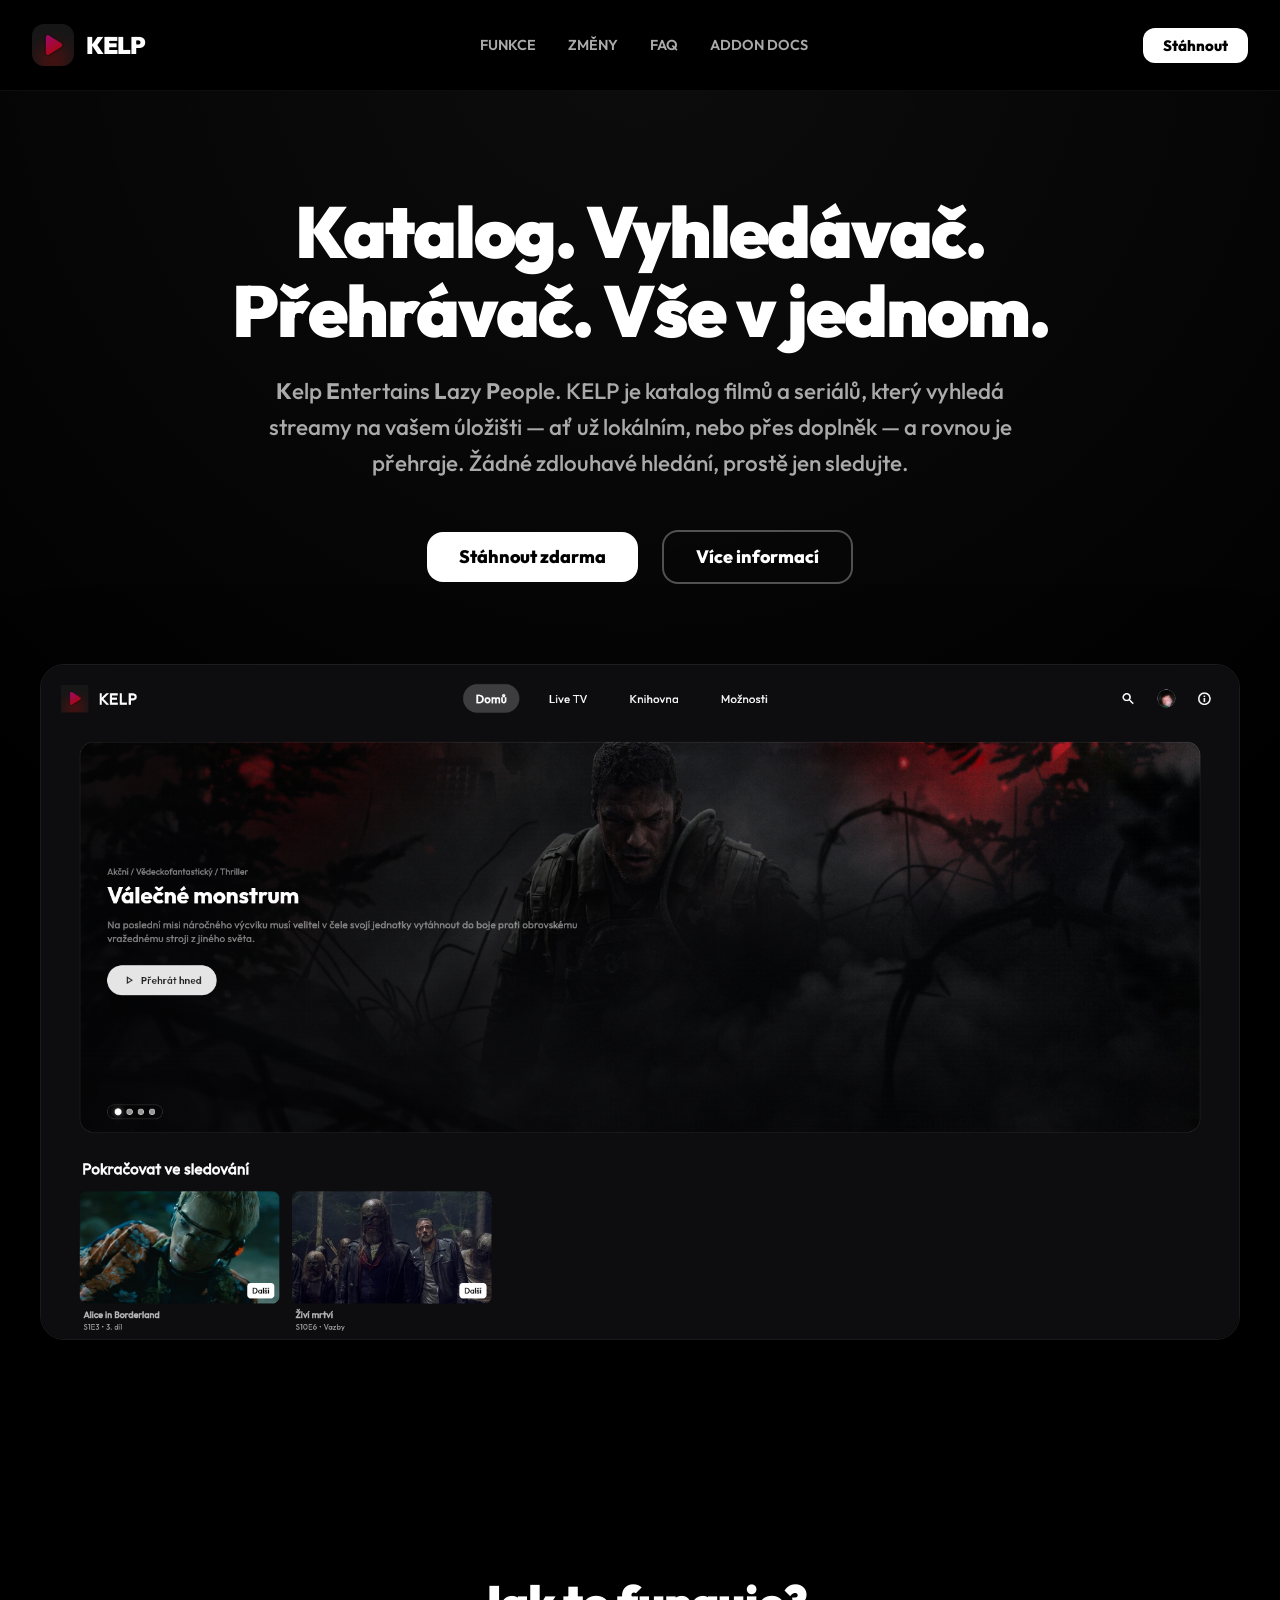
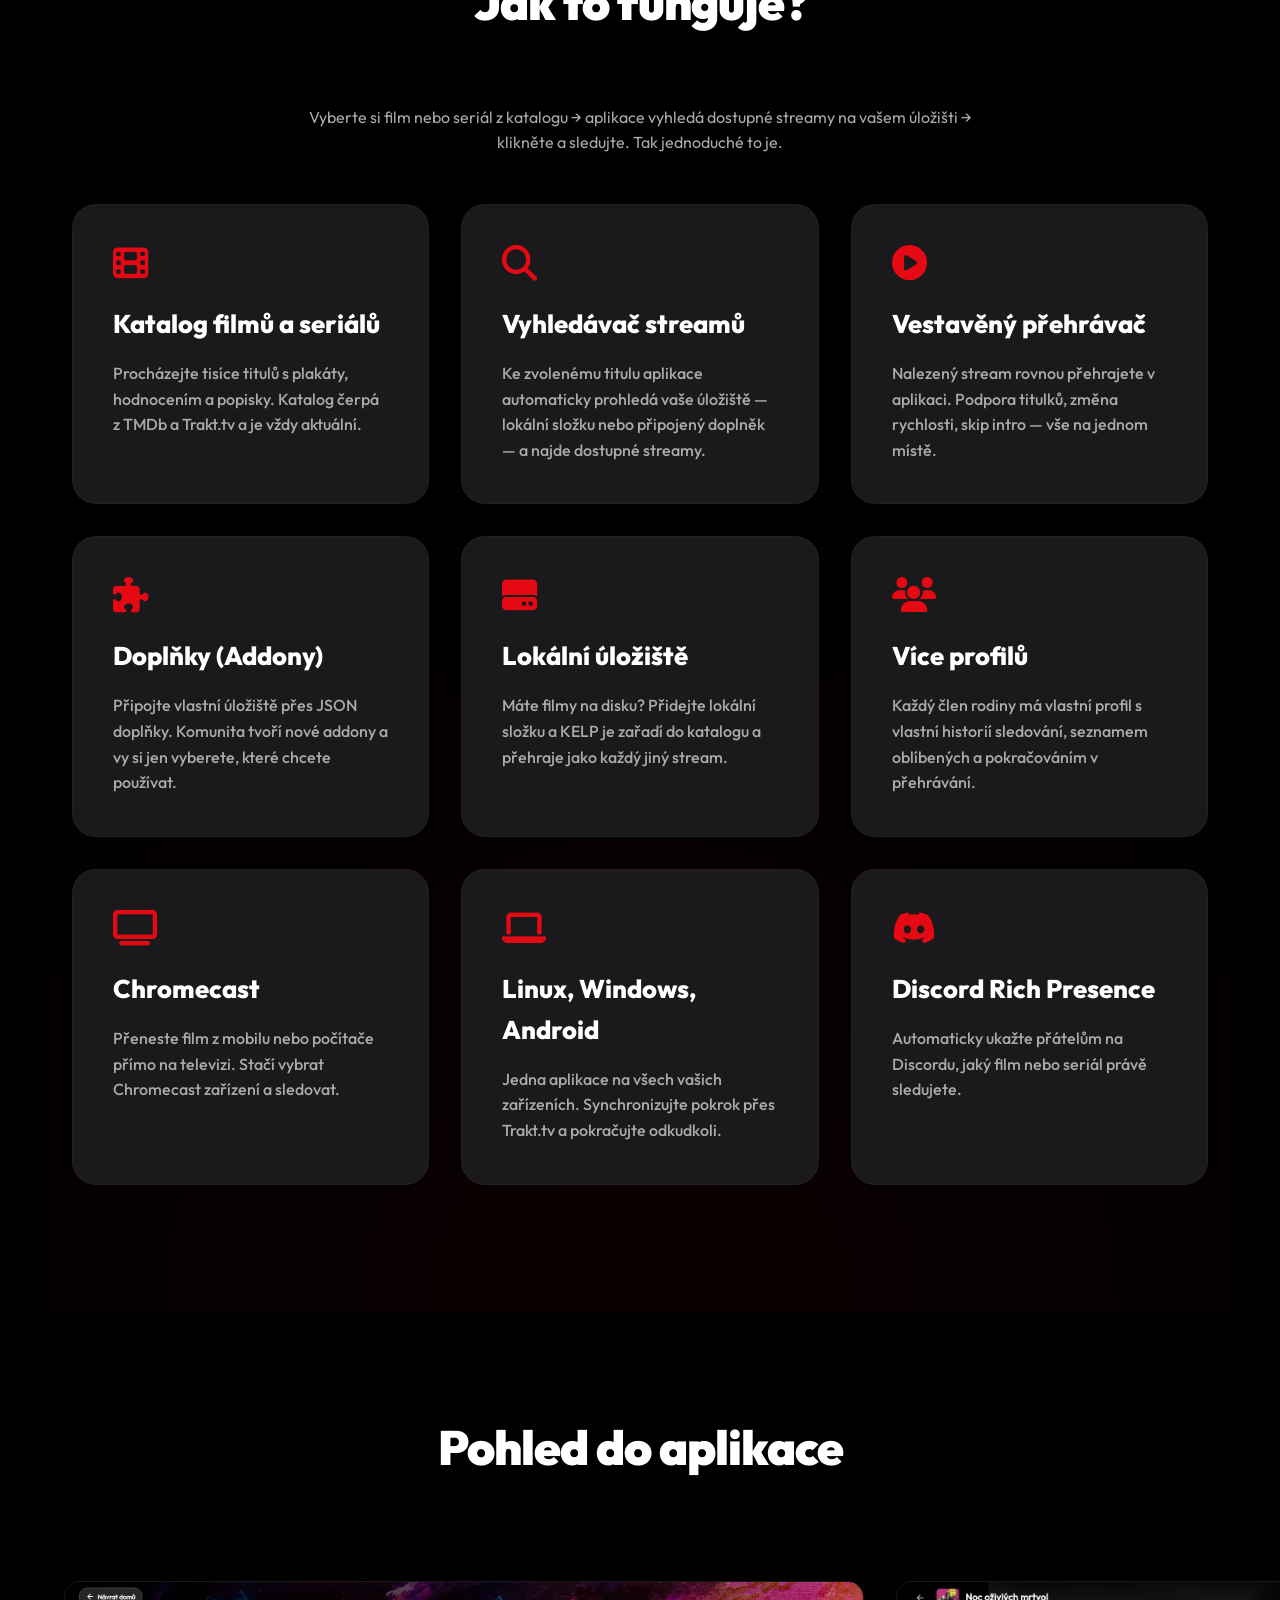
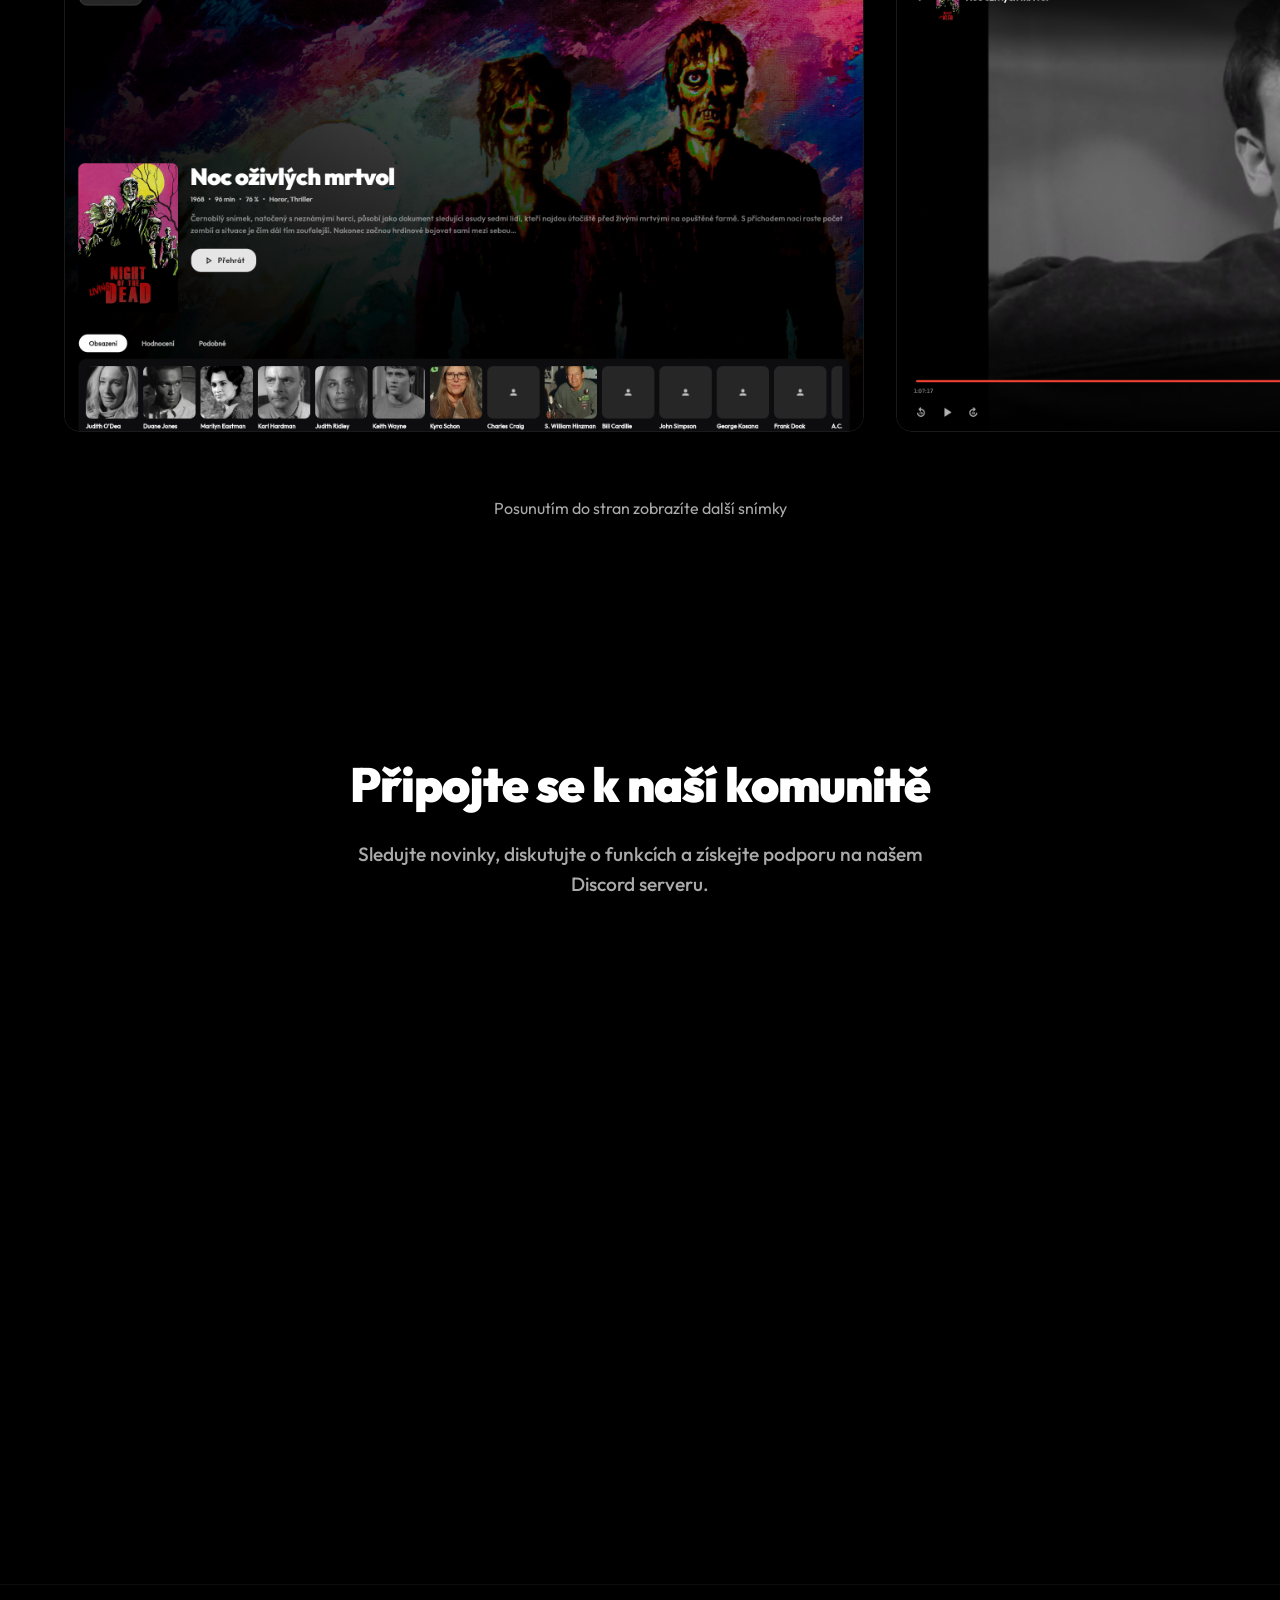
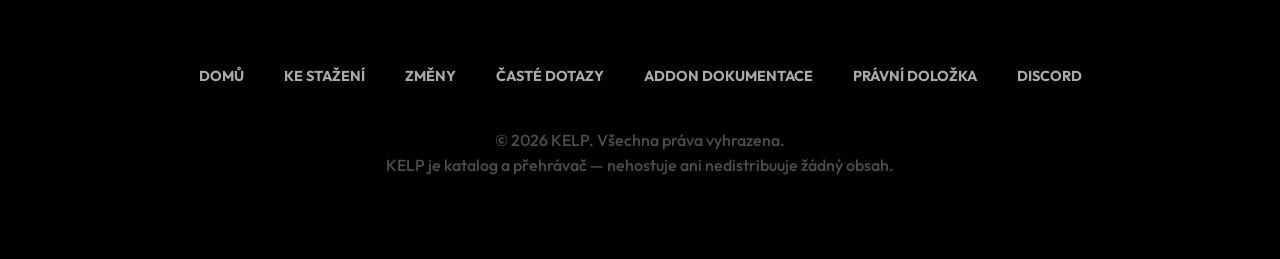
<file: index.html>
<!DOCTYPE html>
<html lang="cs">
<head>
    <meta charset="UTF-8">
    <meta name="viewport" content="width=device-width, initial-scale=1.0">
    <title>KELP | Katalog filmů, vyhledávač streamů a přehrávač</title>
    <link rel="stylesheet" href="style.css">
    <link rel="stylesheet" href="https://cdnjs.cloudflare.com/ajax/libs/font-awesome/6.4.0/css/all.min.css">
    <link rel="icon" type="image/png" href="assets/logo.png">
</head>
<body>

    <header>
        <a href="index.html" class="logo-container">
            <img src="assets/logo.png" alt="KELP Logo">
            <span>KELP</span>
        </a>
        <nav>
            <ul>
                <li><a href="#features">Funkce</a></li>
                <li><a href="download.html#changelog">Změny</a></li>
                <li><a href="faq.html">FAQ</a></li>
                <li><a href="addon-docs.html">Addon Docs</a></li>
            </ul>
        </nav>
        <a href="download.html" class="btn-download">Stáhnout</a>
    </header>

    <section class="hero">
        <h1>Katalog. Vyhledávač. <br>Přehrávač. <span style="color: var(--primary)">Vše v jednom.</span></h1>
        <p><strong>K</strong>elp <strong>E</strong>ntertains <strong>L</strong>azy <strong>P</strong>eople. KELP je katalog filmů a seriálů, který vyhledá streamy na vašem úložišti — ať už lokálním, nebo přes doplněk — a rovnou je přehraje. Žádné zdlouhavé hledání, prostě jen sledujte.</p>
        <div class="hero-btns">
            <a href="download.html" class="btn-primary">Stáhnout zdarma</a>
            <a href="#features" class="btn-secondary">Více informací</a>
        </div>
        
        <div class="hero-mockup">
            <img src="assets/screenshots/home_page.png" alt="KELP Hlavní obrazovka">
        </div>
    </section>

    <section class="features" id="features">
        <h2 class="section-title">Jak to funguje?</h2>
        <p style="text-align: center; max-width: 700px; margin: 0 auto 3rem; color: var(--on-surface-variant);">
            Vyberte si film nebo seriál z katalogu → aplikace vyhledá dostupné streamy na vašem úložišti → klikněte a sledujte. Tak jednoduché to je.
        </p>
        <div class="features-grid">
            <div class="feature-card">
                <i class="fas fa-film"></i>
                <h3>Katalog filmů a seriálů</h3>
                <p>Procházejte tisíce titulů s plakáty, hodnocením a popisky. Katalog čerpá z TMDb a Trakt.tv a je vždy aktuální.</p>
            </div>
            <div class="feature-card">
                <i class="fas fa-search"></i>
                <h3>Vyhledávač streamů</h3>
                <p>Ke zvolenému titulu aplikace automaticky prohledá vaše úložiště — lokální složku nebo připojený doplněk — a najde dostupné streamy.</p>
            </div>
            <div class="feature-card">
                <i class="fas fa-play-circle"></i>
                <h3>Vestavěný přehrávač</h3>
                <p>Nalezený stream rovnou přehrajete v aplikaci. Podpora titulků, změna rychlosti, skip intro — vše na jednom místě.</p>
            </div>
            <div class="feature-card">
                <i class="fas fa-puzzle-piece"></i>
                <h3>Doplňky (Addony)</h3>
                <p>Připojte vlastní úložiště přes JSON doplňky. Komunita tvoří nové addony a vy si jen vyberete, které chcete používat.</p>
            </div>
            <div class="feature-card">
                <i class="fas fa-hdd"></i>
                <h3>Lokální úložiště</h3>
                <p>Máte filmy na disku? Přidejte lokální složku a KELP je zařadí do katalogu a přehraje jako každý jiný stream.</p>
            </div>
            <div class="feature-card">
                <i class="fas fa-users"></i>
                <h3>Více profilů</h3>
                <p>Každý člen rodiny má vlastní profil s vlastní historií sledování, seznamem oblíbených a pokračováním v přehrávání.</p>
            </div>
            <div class="feature-card">
                <i class="fas fa-tv"></i>
                <h3>Chromecast</h3>
                <p>Přeneste film z mobilu nebo počítače přímo na televizi. Stačí vybrat Chromecast zařízení a sledovat.</p>
            </div>
            <div class="feature-card">
                <i class="fas fa-laptop"></i>
                <h3>Linux, Windows, Android</h3>
                <p>Jedna aplikace na všech vašich zařízeních. Synchronizujte pokrok přes Trakt.tv a pokračujte odkudkoli.</p>
            </div>
            <div class="feature-card">
                <i class="fab fa-discord"></i>
                <h3>Discord Rich Presence</h3>
                <p>Automaticky ukažte přátelům na Discordu, jaký film nebo seriál právě sledujete.</p>
            </div>
        </div>
    </section>

    <section class="gallery" id="gallery">
        <h2 class="section-title">Pohled do aplikace</h2>
        <div class="screenshot-container">
            <div class="screenshot-item">
                <img src="assets/screenshots/content_screen.png" alt="Detail filmu">
            </div>
            <div class="screenshot-item">
                <img src="assets/screenshots/player.png" alt="Přehrávač">
            </div>
            <div class="screenshot-item">
                <img src="assets/screenshots/library.png" alt="Knihovna">
            </div>
            <div class="screenshot-item">
                <img src="assets/screenshots/addons.png" alt="Doplňky">
            </div>
            <div class="screenshot-item">
                <img src="assets/screenshots/settings.png" alt="Nastavení">
            </div>
            <div class="screenshot-item">
                <img src="assets/screenshots/profile_selection.png" alt="Výběr profilu">
            </div>
        </div>
        <p style="text-align: center; margin-top: 2rem; color: var(--on-surface-variant)">Posunutím do stran zobrazíte další snímky</p>
    </section>

    <section class="discord-section">
        <h2 class="section-title">Připojte se k naší komunitě</h2>
        <p>Sledujte novinky, diskutujte o funkcích a získejte podporu na našem Discord serveru.</p>
        <div class="discord-container">
            <iframe src="https://canary.discord.com/widget?id=1374461716573978734&theme=dark" width="350" height="500" allowtransparency="true" frameborder="0" sandbox="allow-popups allow-popups-to-escape-sandbox allow-same-origin allow-scripts"></iframe>
        </div>
    </section>

    <footer>
        <div class="footer-links">
            <a href="index.html">Domů</a>
            <a href="download.html">Ke stažení</a>
            <a href="download.html#changelog">Změny</a>
            <a href="faq.html">Časté dotazy</a>
            <a href="addon-docs.html">Addon Dokumentace</a>
            <a href="disclaimer.html">Právní doložka</a>
            <a href="https://discord.com/invite/N7xasCqzh6" target="_blank">Discord</a>
        </div>
        <div class="copyright">
            &copy; 2026 KELP. Všechna práva vyhrazena. <br>
            KELP je katalog a přehrávač — nehostuje ani nedistribuuje žádný obsah.
        </div>
    </footer>

</body>
</html>
</file>
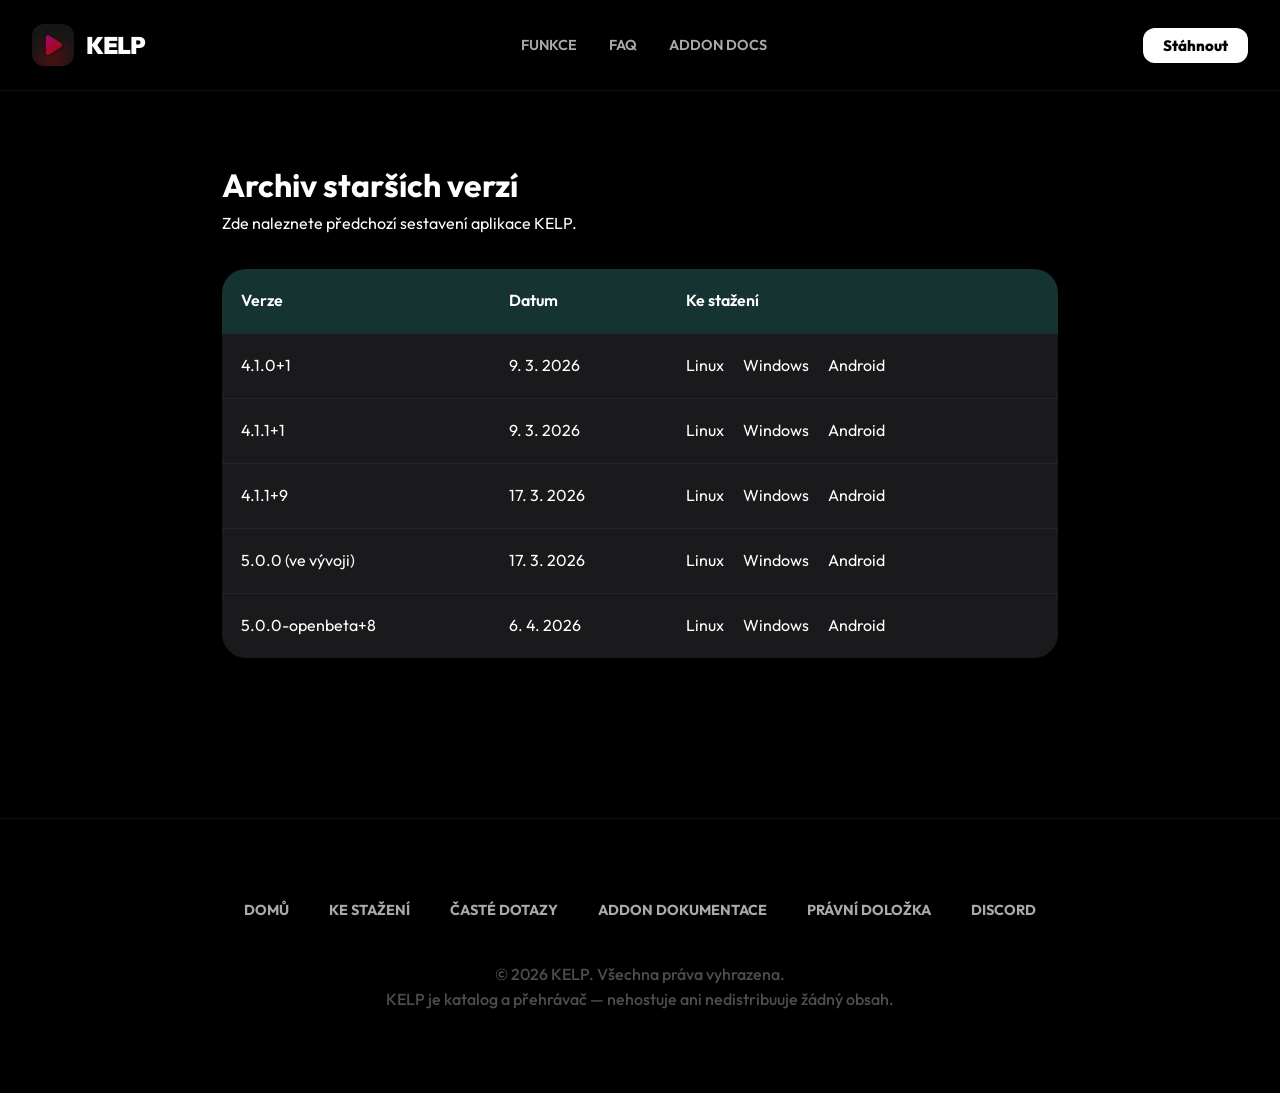
<file: archive.html>
<!DOCTYPE html>
<html lang="cs">
<head>
    <meta charset="UTF-8">
    <meta name="viewport" content="width=device-width, initial-scale=1.0">
    <title>Archiv verzí | KELP</title>
    <link rel="stylesheet" href="style.css">
    <link rel="stylesheet" href="https://cdnjs.cloudflare.com/ajax/libs/font-awesome/6.4.0/css/all.min.css">
    <link rel="icon" type="image/png" href="assets/logo.png">
    <style>
        .archive-container {
            max-width: 900px;
            margin: 8rem auto;
            padding: 2rem;
        }
        table {
            width: 100%;
            border-collapse: collapse;
            margin-top: 2rem;
            background: var(--surface-variant);
            border-radius: var(--border-radius);
            overflow: hidden;
        }
        th, td {
            padding: 1.2rem;
            text-align: left;
            border-bottom: 1px solid rgba(255, 255, 255, 0.05);
        }
        th {
            background: rgba(0, 150, 136, 0.2);
            color: var(--primary-light);
            font-weight: 600;
        }
        tr:last-child td {
            border-bottom: none;
        }
        .download-link {
            color: var(--primary-light);
            text-decoration: none;
            margin-right: 1rem;
        }
        .download-link:hover {
            text-decoration: underline;
        }
        .empty-message {
            text-align: center;
            padding: 3rem;
            color: var(--on-surface-variant);
            font-style: italic;
        }
    </style>
</head>
<body>

    <header>
        <a href="index.html" class="logo-container">
            <img src="assets/logo.png" alt="KELP Logo">
            <span>KELP</span>
        </a>
        <nav>
            <ul>
                <li><a href="index.html#features">Funkce</a></li>
                <li><a href="faq.html">FAQ</a></li>
                <li><a href="addon-docs.html">Addon Docs</a></li>
            </ul>
        </nav>
        <a href="download.html" class="btn-download">Stáhnout</a>
    </header>

    <main class="archive-container">
        <h1>Archiv starších verzí</h1>
        <p>Zde naleznete předchozí sestavení aplikace KELP.</p>

        <table>
            <thead>
                <tr>
                    <th>Verze</th>
                    <th>Datum</th>
                    <th>Ke stažení</th>
                </tr>
            </thead>
            <tbody id="archive-body">
                <tr>
                    <td colspan="3" class="empty-message">Načítám archiv...</td>
                </tr>
            </tbody>
        </table>
    </main>

    <script>
        // Tento skript načte soubor versions.json, který workflow automaticky generuje
        async function loadArchive() {
            const body = document.getElementById('archive-body');
            try {
                const response = await fetch('releases/versions.json');
                if (!response.ok) throw new Error('Archiv je zatím prázdný');
                
                const versions = await response.json();
                if (versions.length === 0) throw new Error('Žádné verze k zobrazení');

                body.innerHTML = '';
                versions.reverse().forEach(v => {
                    const row = document.createElement('tr');
                    const date = new Date(v.date).toLocaleDateString('cs-CZ');
                    row.innerHTML = `
                        <td>${v.version}</td>
                        <td>${date}</td>
                        <td>
                            <a href="releases/archive/${v.version}/linux.zip" class="download-link">Linux</a>
                            <a href="releases/archive/${v.version}/windows.zip" class="download-link">Windows</a>
                            <a href="releases/archive/${v.version}/android.zip" class="download-link">Android</a>
                        </td>
                    `;
                    body.appendChild(row);
                });
            } catch (e) {
                body.innerHTML = `<tr><td colspan="3" class="empty-message">${e.message}</td></tr>`;
            }
        }
        loadArchive();
    </script>

    <footer>
        <div class="footer-links">
            <a href="index.html">Domů</a>
            <a href="download.html">Ke stažení</a>
            <a href="faq.html">Časté dotazy</a>
            <a href="addon-docs.html">Addon Dokumentace</a>
            <a href="disclaimer.html">Právní doložka</a>
            <a href="https://discord.com/invite/N7xasCqzh6" target="_blank">Discord</a>
        </div>
        <div class="copyright">
            &copy; 2026 KELP. Všechna práva vyhrazena. <br>
            KELP je katalog a přehrávač — nehostuje ani nedistribuuje žádný obsah.
        </div>
    </footer>

</body>
</html>
</file>
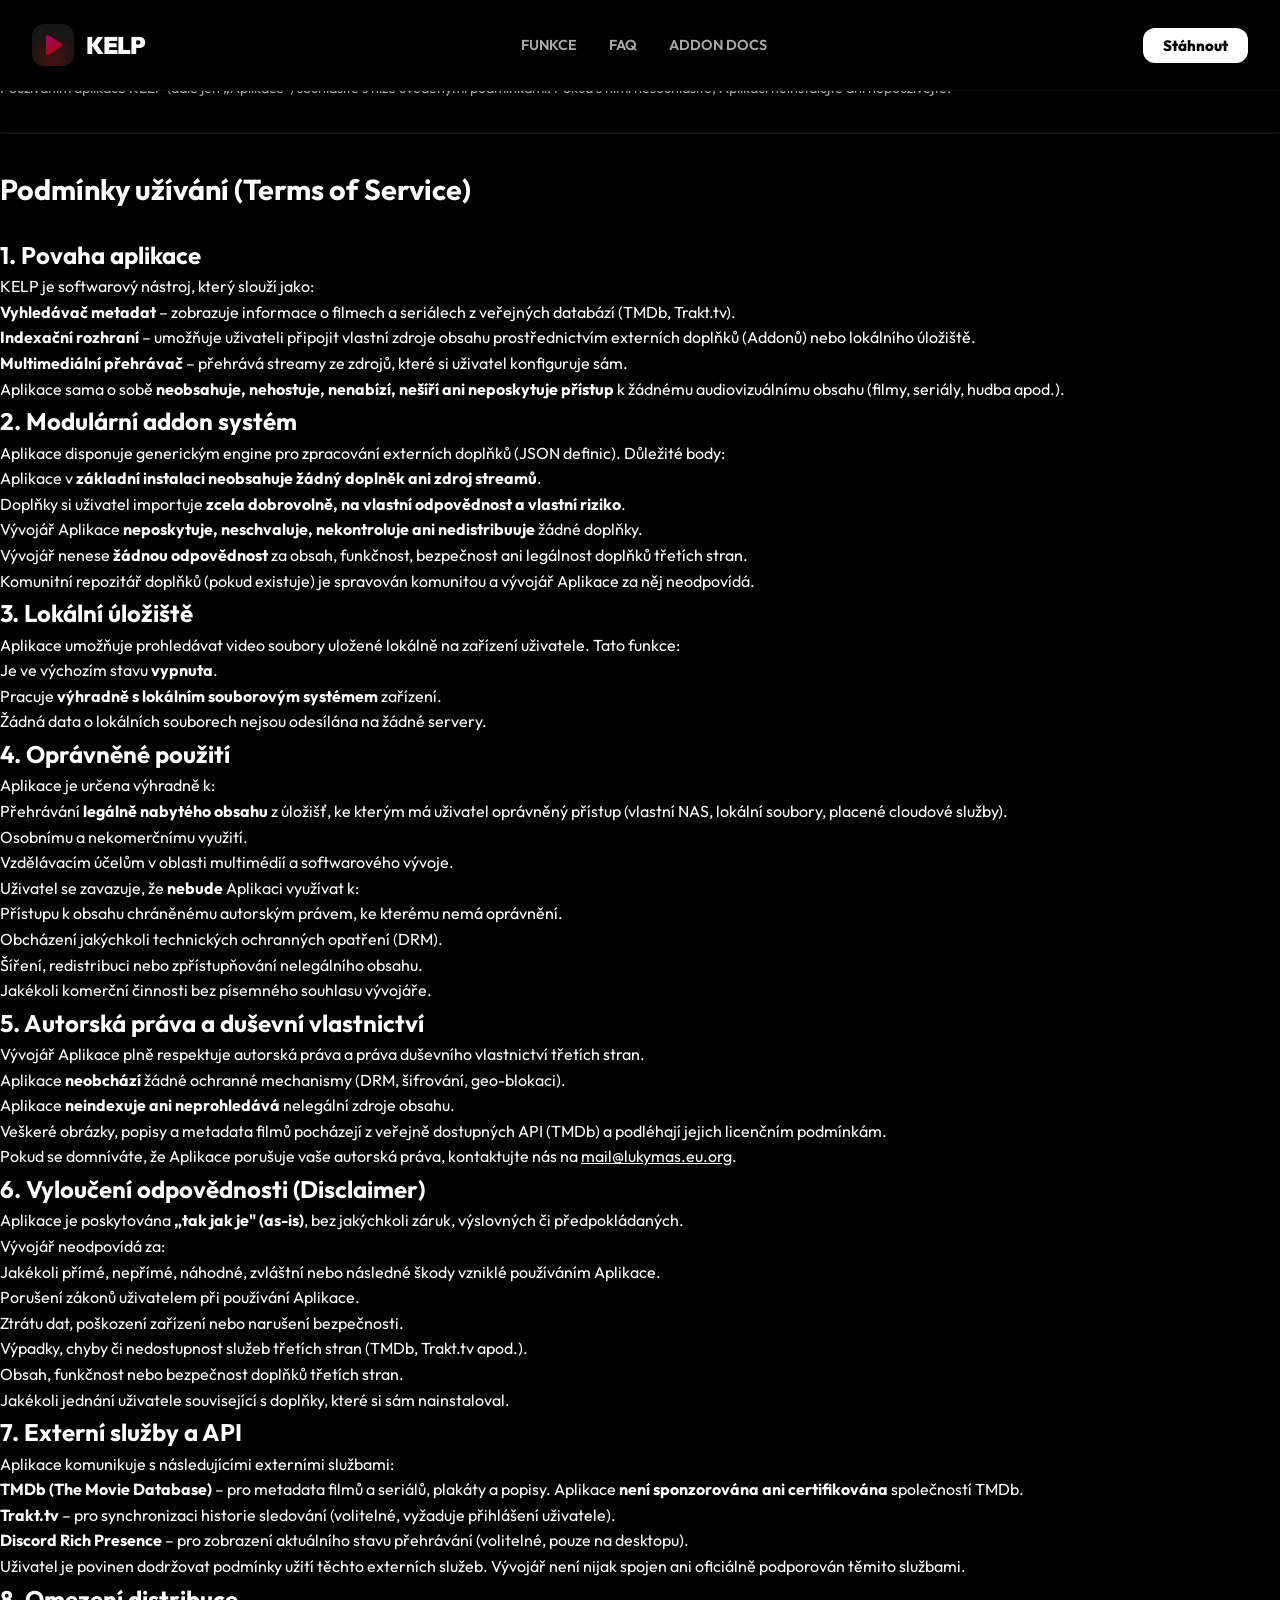
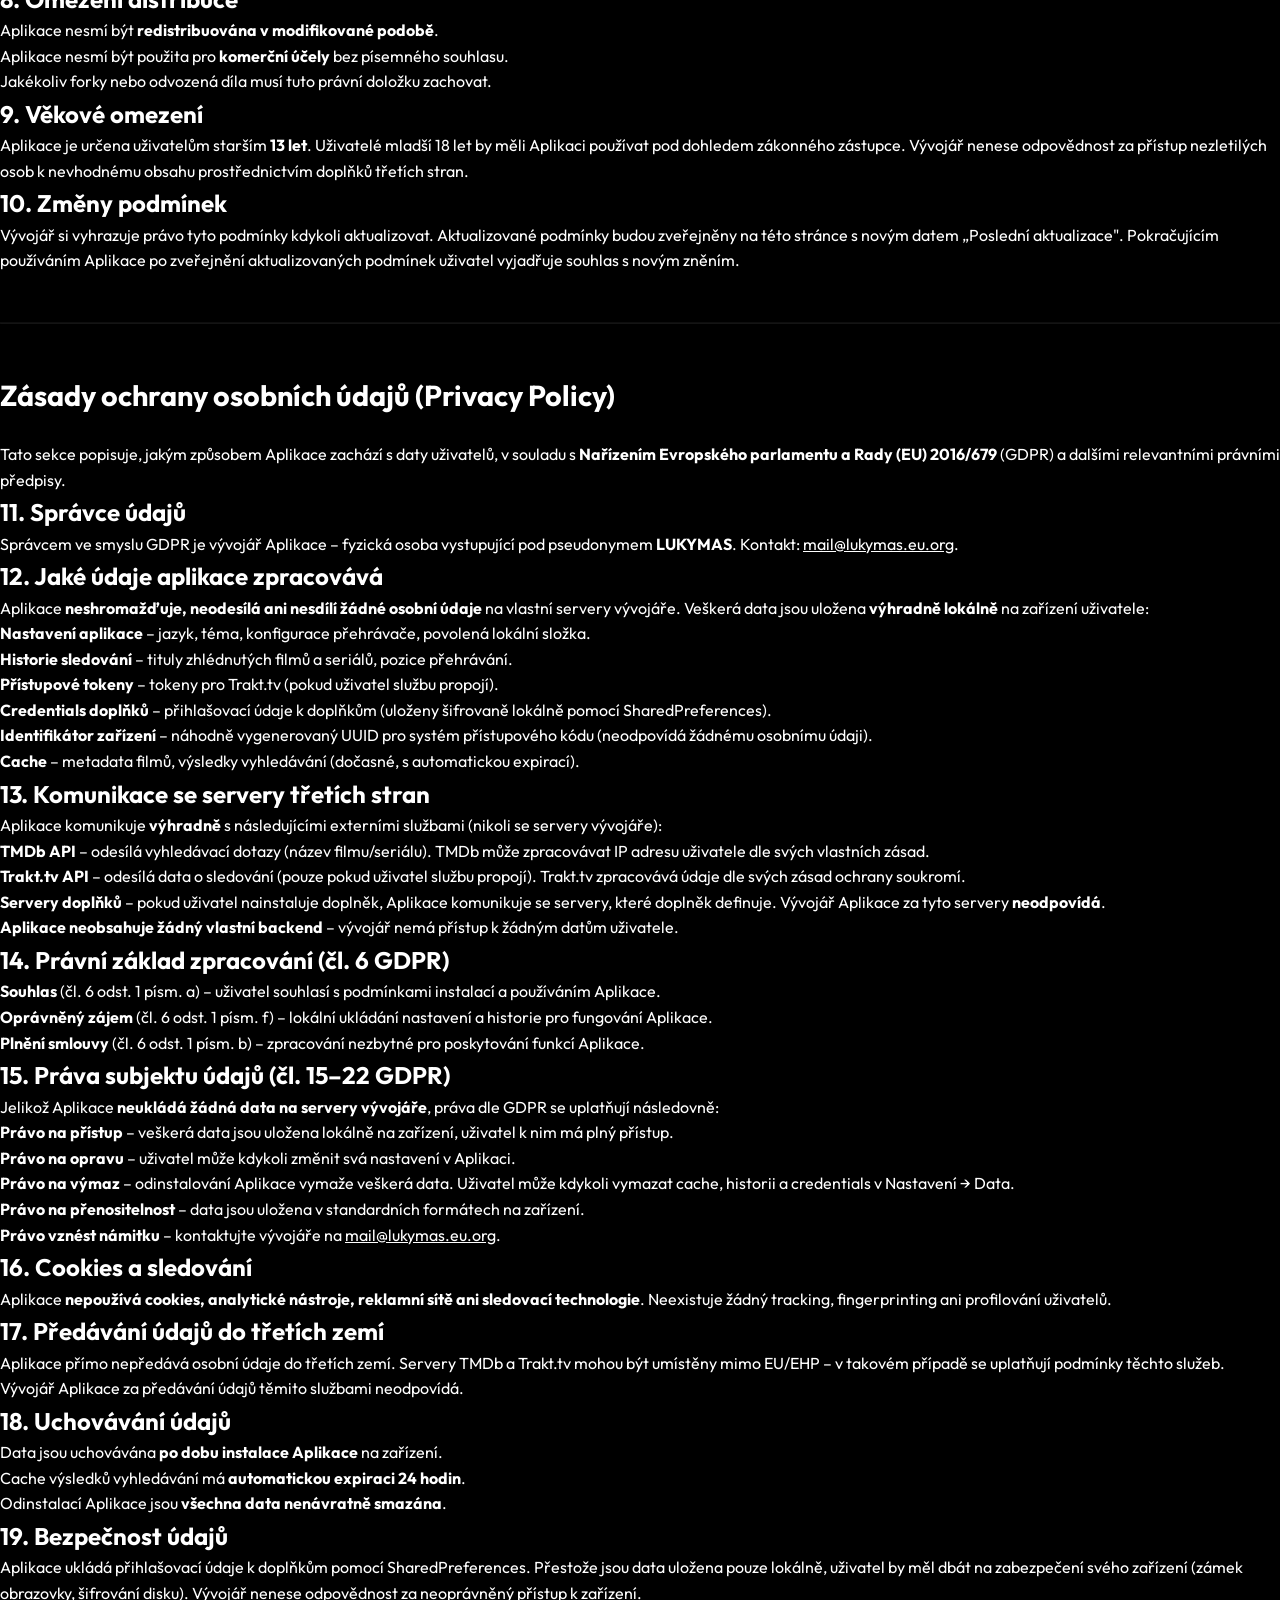
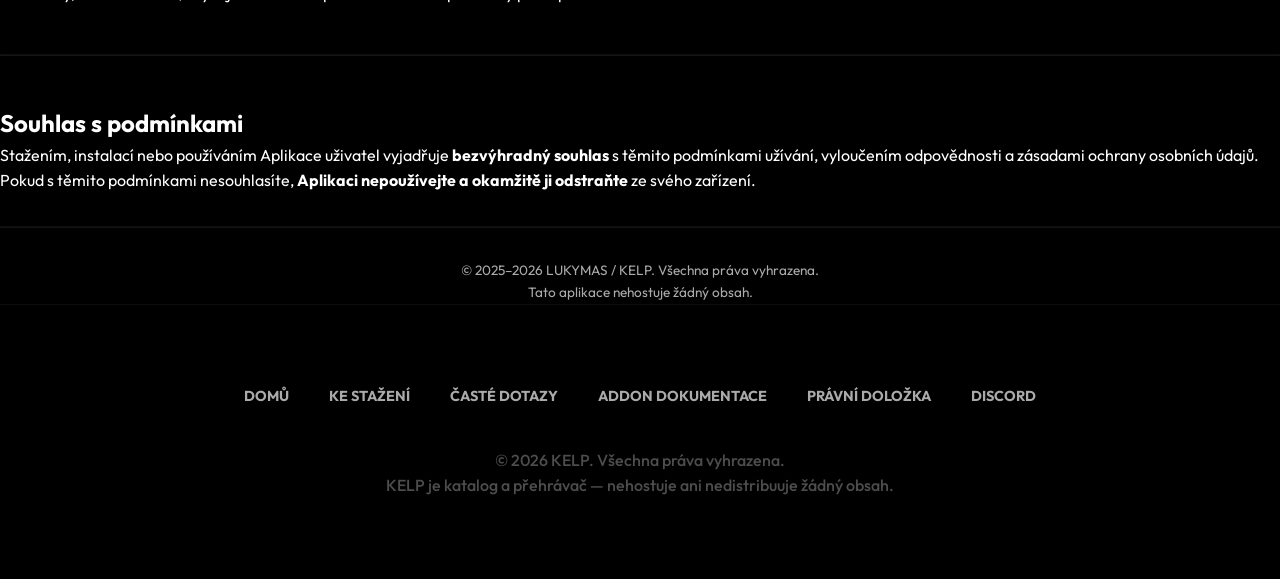
<file: disclaimer.html>
<!DOCTYPE html>
<html lang="cs">
<head>
    <meta charset="UTF-8">
    <meta name="viewport" content="width=device-width, initial-scale=1.0">
    <title>Právní doložka | KELP</title>
    <link rel="stylesheet" href="style.css">
    <link rel="stylesheet" href="https://cdnjs.cloudflare.com/ajax/libs/font-awesome/6.4.0/css/all.min.css">
    <link rel="icon" type="image/png" href="assets/logo.png">
</head>
<body>

    <header>
        <a href="index.html" class="logo-container">
            <img src="assets/logo.png" alt="KELP Logo">
            <span>KELP</span>
        </a>
        <nav>
            <ul>
                <li><a href="index.html#features">Funkce</a></li>
                <li><a href="faq.html">FAQ</a></li>
                <li><a href="addon-docs.html">Addon Docs</a></li>
            </ul>
        </nav>
        <a href="download.html" class="btn-download">Stáhnout</a>
    </header>

    <main class="legal-content">
        <h1>Právní doložka, podmínky užívání a ochrana osobních údajů</h1>
        
        <p><strong>Poslední aktualizace: 11. března 2026</strong></p>
        <p style="color: var(--on-surface-variant); font-size: 0.9rem;">
            Používáním aplikace KELP (dále jen „Aplikace") souhlasíte s níže uvedenými podmínkami.
            Pokud s nimi nesouhlasíte, Aplikaci neinstalujte ani nepoužívejte.
        </p>

        <hr style="border-color: rgba(255,255,255,0.08); margin: 2rem 0;">

        <!-- ===================== -->
        <!-- TOS -->
        <!-- ===================== -->
        <h2 style="color: var(--primary); font-size: 1.8rem; margin-bottom: 1.5rem;">Podmínky užívání (Terms of Service)</h2>

        <section>
            <h2>1. Povaha aplikace</h2>
            <p>KELP je softwarový nástroj, který slouží jako:</p>
            <ul>
                <li><strong>Vyhledávač metadat</strong> – zobrazuje informace o filmech a seriálech z veřejných databází (TMDb, Trakt.tv).</li>
                <li><strong>Indexační rozhraní</strong> – umožňuje uživateli připojit vlastní zdroje obsahu prostřednictvím externích doplňků (Addonů) nebo lokálního úložiště.</li>
                <li><strong>Multimediální přehrávač</strong> – přehrává streamy ze zdrojů, které si uživatel konfiguruje sám.</li>
            </ul>
            <p>Aplikace sama o sobě <strong>neobsahuje, nehostuje, nenabízí, nešíří ani neposkytuje přístup</strong> k žádnému audiovizuálnímu obsahu (filmy, seriály, hudba apod.).</p>
        </section>

        <section>
            <h2>2. Modulární addon systém</h2>
            <p>Aplikace disponuje generickým engine pro zpracování externích doplňků (JSON definic). Důležité body:</p>
            <ul>
                <li>Aplikace v <strong>základní instalaci neobsahuje žádný doplněk ani zdroj streamů</strong>.</li>
                <li>Doplňky si uživatel importuje <strong>zcela dobrovolně, na vlastní odpovědnost a vlastní riziko</strong>.</li>
                <li>Vývojář Aplikace <strong>neposkytuje, neschvaluje, nekontroluje ani nedistribuuje</strong> žádné doplňky.</li>
                <li>Vývojář nenese <strong>žádnou odpovědnost</strong> za obsah, funkčnost, bezpečnost ani legálnost doplňků třetích stran.</li>
                <li>Komunitní repozitář doplňků (pokud existuje) je spravován komunitou a vývojář Aplikace za něj neodpovídá.</li>
            </ul>
        </section>

        <section>
            <h2>3. Lokální úložiště</h2>
            <p>Aplikace umožňuje prohledávat video soubory uložené lokálně na zařízení uživatele. Tato funkce:</p>
            <ul>
                <li>Je ve výchozím stavu <strong>vypnuta</strong>.</li>
                <li>Pracuje <strong>výhradně s lokálním souborovým systémem</strong> zařízení.</li>
                <li>Žádná data o lokálních souborech nejsou odesílána na žádné servery.</li>
            </ul>
        </section>

        <section>
            <h2>4. Oprávněné použití</h2>
            <p>Aplikace je určena výhradně k:</p>
            <ul>
                <li>Přehrávání <strong>legálně nabytého obsahu</strong> z úložišť, ke kterým má uživatel oprávněný přístup (vlastní NAS, lokální soubory, placené cloudové služby).</li>
                <li>Osobnímu a nekomerčnímu využití.</li>
                <li>Vzdělávacím účelům v oblasti multimédií a softwarového vývoje.</li>
            </ul>
            <p>Uživatel se zavazuje, že <strong>nebude</strong> Aplikaci využívat k:</p>
            <ul>
                <li>Přístupu k obsahu chráněnému autorským právem, ke kterému nemá oprávnění.</li>
                <li>Obcházení jakýchkoli technických ochranných opatření (DRM).</li>
                <li>Šíření, redistribuci nebo zpřístupňování nelegálního obsahu.</li>
                <li>Jakékoli komerční činnosti bez písemného souhlasu vývojáře.</li>
            </ul>
        </section>

        <section>
            <h2>5. Autorská práva a duševní vlastnictví</h2>
            <p>Vývojář Aplikace plně respektuje autorská práva a práva duševního vlastnictví třetích stran.</p>
            <ul>
                <li>Aplikace <strong>neobchází</strong> žádné ochranné mechanismy (DRM, šifrování, geo-blokaci).</li>
                <li>Aplikace <strong>neindexuje ani neprohledává</strong> nelegální zdroje obsahu.</li>
                <li>Veškeré obrázky, popisy a metadata filmů pocházejí z veřejně dostupných API (TMDb) a podléhají jejich licenčním podmínkám.</li>
                <li>Pokud se domníváte, že Aplikace porušuje vaše autorská práva, kontaktujte nás na <a href="mailto:mail@lukymas.eu.org" style="color: var(--primary)">mail@lukymas.eu.org</a>.</li>
            </ul>
        </section>

        <section>
            <h2>6. Vyloučení odpovědnosti (Disclaimer)</h2>
            <p>Aplikace je poskytována <strong>„tak jak je" (as-is)</strong>, bez jakýchkoli záruk, výslovných či předpokládaných.</p>
            <p>Vývojář neodpovídá za:</p>
            <ul>
                <li>Jakékoli přímé, nepřímé, náhodné, zvláštní nebo následné škody vzniklé používáním Aplikace.</li>
                <li>Porušení zákonů uživatelem při používání Aplikace.</li>
                <li>Ztrátu dat, poškození zařízení nebo narušení bezpečnosti.</li>
                <li>Výpadky, chyby či nedostupnost služeb třetích stran (TMDb, Trakt.tv apod.).</li>
                <li>Obsah, funkčnost nebo bezpečnost doplňků třetích stran.</li>
                <li>Jakékoli jednání uživatele související s doplňky, které si sám nainstaloval.</li>
            </ul>
        </section>

        <section>
            <h2>7. Externí služby a API</h2>
            <p>Aplikace komunikuje s následujícími externími službami:</p>
            <ul>
                <li><strong>TMDb (The Movie Database)</strong> – pro metadata filmů a seriálů, plakáty a popisy. Aplikace <strong>není sponzorována ani certifikována</strong> společností TMDb.</li>
                <li><strong>Trakt.tv</strong> – pro synchronizaci historie sledování (volitelné, vyžaduje přihlášení uživatele).</li>
                <li><strong>Discord Rich Presence</strong> – pro zobrazení aktuálního stavu přehrávání (volitelné, pouze na desktopu).</li>
            </ul>
            <p>Uživatel je povinen dodržovat podmínky užití těchto externích služeb. Vývojář není nijak spojen ani oficiálně podporován těmito službami.</p>
        </section>

        <section>
            <h2>8. Omezení distribuce</h2>
            <ul>
                <li>Aplikace nesmí být <strong>redistribuována v modifikované podobě</strong>.</li>
                <li>Aplikace nesmí být použita pro <strong>komerční účely</strong> bez písemného souhlasu.</li>
                <li>Jakékoliv forky nebo odvozená díla musí tuto právní doložku zachovat.</li>
            </ul>
        </section>

        <section>
            <h2>9. Věkové omezení</h2>
            <p>Aplikace je určena uživatelům starším <strong>13 let</strong>. Uživatelé mladší 18 let by měli Aplikaci používat pod dohledem zákonného zástupce. Vývojář nenese odpovědnost za přístup nezletilých osob k nevhodnému obsahu prostřednictvím doplňků třetích stran.</p>
        </section>

        <section>
            <h2>10. Změny podmínek</h2>
            <p>Vývojář si vyhrazuje právo tyto podmínky kdykoli aktualizovat. Aktualizované podmínky budou zveřejněny na této stránce s novým datem „Poslední aktualizace". Pokračujícím používáním Aplikace po zveřejnění aktualizovaných podmínek uživatel vyjadřuje souhlas s novým zněním.</p>
        </section>

        <hr style="border-color: rgba(255,255,255,0.08); margin: 3rem 0;">

        <!-- ===================== -->
        <!-- GDPR / PRIVACY -->
        <!-- ===================== -->
        <h2 style="color: var(--primary); font-size: 1.8rem; margin-bottom: 1.5rem;">Zásady ochrany osobních údajů (Privacy Policy)</h2>
        <p>Tato sekce popisuje, jakým způsobem Aplikace zachází s daty uživatelů, v souladu s <strong>Nařízením Evropského parlamentu a Rady (EU) 2016/679</strong> (GDPR) a dalšími relevantními právními předpisy.</p>

        <section>
            <h2>11. Správce údajů</h2>
            <p>Správcem ve smyslu GDPR je vývojář Aplikace – fyzická osoba vystupující pod pseudonymem <strong>LUKYMAS</strong>. Kontakt: <a href="mailto:mail@lukymas.eu.org" style="color: var(--primary)">mail@lukymas.eu.org</a>.</p>
        </section>

        <section>
            <h2>12. Jaké údaje aplikace zpracovává</h2>
            <p>Aplikace <strong>neshromažďuje, neodesílá ani nesdílí žádné osobní údaje</strong> na vlastní servery vývojáře. Veškerá data jsou uložena <strong>výhradně lokálně</strong> na zařízení uživatele:</p>
            <ul>
                <li><strong>Nastavení aplikace</strong> – jazyk, téma, konfigurace přehrávače, povolená lokální složka.</li>
                <li><strong>Historie sledování</strong> – tituly zhlédnutých filmů a seriálů, pozice přehrávání.</li>
                <li><strong>Přístupové tokeny</strong> – tokeny pro Trakt.tv (pokud uživatel službu propojí).</li>
                <li><strong>Credentials doplňků</strong> – přihlašovací údaje k doplňkům (uloženy šifrovaně lokálně pomocí SharedPreferences).</li>
                <li><strong>Identifikátor zařízení</strong> – náhodně vygenerovaný UUID pro systém přístupového kódu (neodpovídá žádnému osobnímu údaji).</li>
                <li><strong>Cache</strong> – metadata filmů, výsledky vyhledávání (dočasné, s automatickou expirací).</li>
            </ul>
        </section>

        <section>
            <h2>13. Komunikace se servery třetích stran</h2>
            <p>Aplikace komunikuje <strong>výhradně</strong> s následujícími externími službami (nikoli se servery vývojáře):</p>
            <ul>
                <li><strong>TMDb API</strong> – odesílá vyhledávací dotazy (název filmu/seriálu). TMDb může zpracovávat IP adresu uživatele dle svých vlastních zásad.</li>
                <li><strong>Trakt.tv API</strong> – odesílá data o sledování (pouze pokud uživatel službu propojí). Trakt.tv zpracovává údaje dle svých zásad ochrany soukromí.</li>
                <li><strong>Servery doplňků</strong> – pokud uživatel nainstaluje doplněk, Aplikace komunikuje se servery, které doplněk definuje. Vývojář Aplikace za tyto servery <strong>neodpovídá</strong>.</li>
            </ul>
            <p><strong>Aplikace neobsahuje žádný vlastní backend</strong> – vývojář nemá přístup k žádným datům uživatele.</p>
        </section>

        <section>
            <h2>14. Právní základ zpracování (čl. 6 GDPR)</h2>
            <ul>
                <li><strong>Souhlas</strong> (čl. 6 odst. 1 písm. a) – uživatel souhlasí s podmínkami instalací a používáním Aplikace.</li>
                <li><strong>Oprávněný zájem</strong> (čl. 6 odst. 1 písm. f) – lokální ukládání nastavení a historie pro fungování Aplikace.</li>
                <li><strong>Plnění smlouvy</strong> (čl. 6 odst. 1 písm. b) – zpracování nezbytné pro poskytování funkcí Aplikace.</li>
            </ul>
        </section>

        <section>
            <h2>15. Práva subjektu údajů (čl. 15–22 GDPR)</h2>
            <p>Jelikož Aplikace <strong>neukládá žádná data na servery vývojáře</strong>, práva dle GDPR se uplatňují následovně:</p>
            <ul>
                <li><strong>Právo na přístup</strong> – veškerá data jsou uložena lokálně na zařízení, uživatel k nim má plný přístup.</li>
                <li><strong>Právo na opravu</strong> – uživatel může kdykoli změnit svá nastavení v Aplikaci.</li>
                <li><strong>Právo na výmaz</strong> – odinstalování Aplikace vymaže veškerá data. Uživatel může kdykoli vymazat cache, historii a credentials v Nastavení → Data.</li>
                <li><strong>Právo na přenositelnost</strong> – data jsou uložena v standardních formátech na zařízení.</li>
                <li><strong>Právo vznést námitku</strong> – kontaktujte vývojáře na <a href="mailto:mail@lukymas.eu.org" style="color: var(--primary)">mail@lukymas.eu.org</a>.</li>
            </ul>
        </section>

        <section>
            <h2>16. Cookies a sledování</h2>
            <p>Aplikace <strong>nepoužívá cookies, analytické nástroje, reklamní sítě ani sledovací technologie</strong>. Neexistuje žádný tracking, fingerprinting ani profilování uživatelů.</p>
        </section>

        <section>
            <h2>17. Předávání údajů do třetích zemí</h2>
            <p>Aplikace přímo nepředává osobní údaje do třetích zemí. Servery TMDb a Trakt.tv mohou být umístěny mimo EU/EHP – v takovém případě se uplatňují podmínky těchto služeb. Vývojář Aplikace za předávání údajů těmito službami neodpovídá.</p>
        </section>

        <section>
            <h2>18. Uchovávání údajů</h2>
            <ul>
                <li>Data jsou uchovávána <strong>po dobu instalace Aplikace</strong> na zařízení.</li>
                <li>Cache výsledků vyhledávání má <strong>automatickou expiraci 24 hodin</strong>.</li>
                <li>Odinstalací Aplikace jsou <strong>všechna data nenávratně smazána</strong>.</li>
            </ul>
        </section>

        <section>
            <h2>19. Bezpečnost údajů</h2>
            <p>Aplikace ukládá přihlašovací údaje k doplňkům pomocí SharedPreferences. Přestože jsou data uložena pouze lokálně, uživatel by měl dbát na zabezpečení svého zařízení (zámek obrazovky, šifrování disku). Vývojář nenese odpovědnost za neoprávněný přístup k zařízení.</p>
        </section>

        <hr style="border-color: rgba(255,255,255,0.08); margin: 3rem 0;">

        <!-- ===================== -->
        <!-- SOUHLAS -->
        <!-- ===================== -->
        <section>
            <h2 style="color: var(--primary); font-size: 1.5rem;">Souhlas s podmínkami</h2>
            <p>Stažením, instalací nebo používáním Aplikace uživatel vyjadřuje <strong>bezvýhradný souhlas</strong> s těmito podmínkami užívání, vyloučením odpovědnosti a zásadami ochrany osobních údajů.</p>
            <p>Pokud s těmito podmínkami nesouhlasíte, <strong>Aplikaci nepoužívejte a okamžitě ji odstraňte</strong> ze svého zařízení.</p>
        </section>

        <hr style="border-color: rgba(255,255,255,0.08); margin: 2rem 0;">

        <p style="text-align: center; color: var(--on-surface-variant); font-size: 0.85rem; margin-top: 2rem;">
            © 2025–2026 LUKYMAS / KELP. Všechna práva vyhrazena.<br>
            Tato aplikace nehostuje žádný obsah.
        </p>
    </main>

    <footer>
        <div class="footer-links">
            <a href="index.html">Domů</a>
            <a href="download.html">Ke stažení</a>
            <a href="faq.html">Časté dotazy</a>
            <a href="addon-docs.html">Addon Dokumentace</a>
            <a href="disclaimer.html">Právní doložka</a>
            <a href="https://discord.com/invite/N7xasCqzh6" target="_blank">Discord</a>
        </div>
        <div class="copyright">
            &copy; 2026 KELP. Všechna práva vyhrazena. <br>
            KELP je katalog a přehrávač — nehostuje ani nedistribuuje žádný obsah.
        </div>
    </footer>

</body>
</html>
</file>
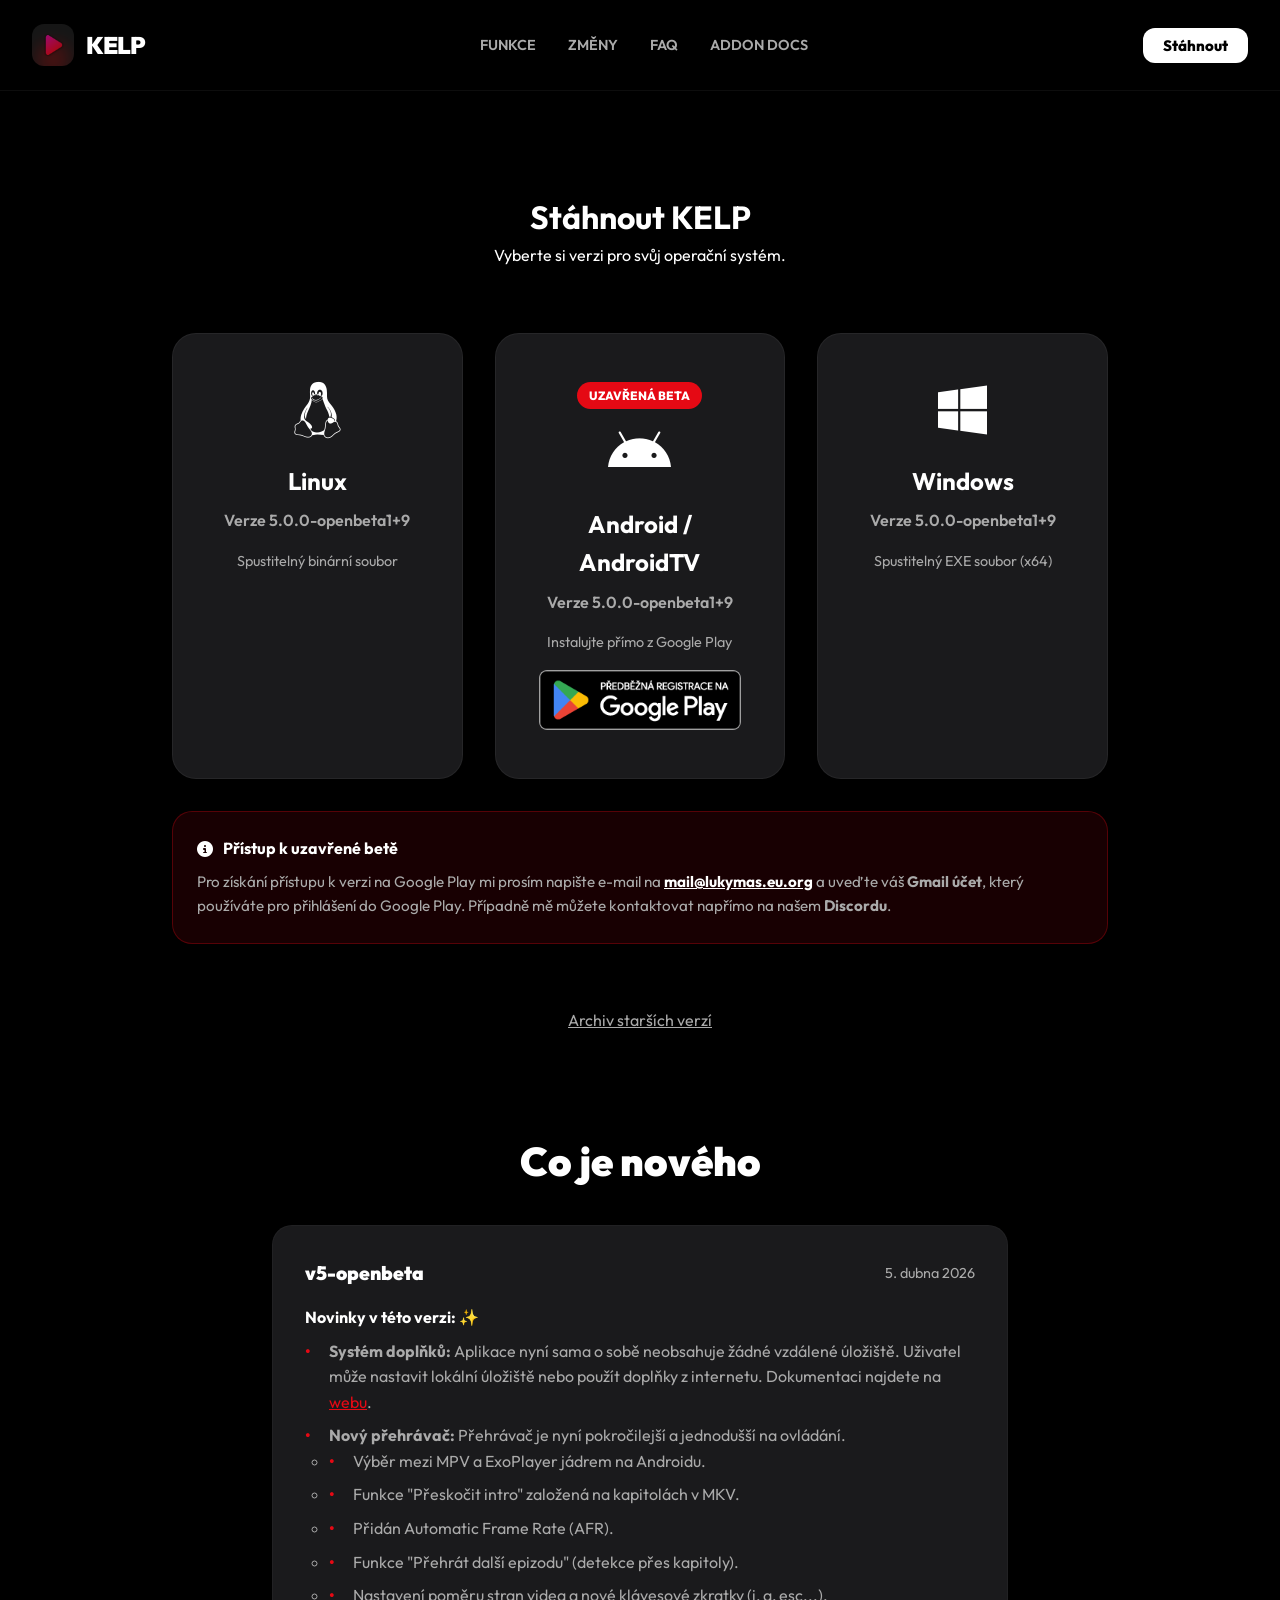
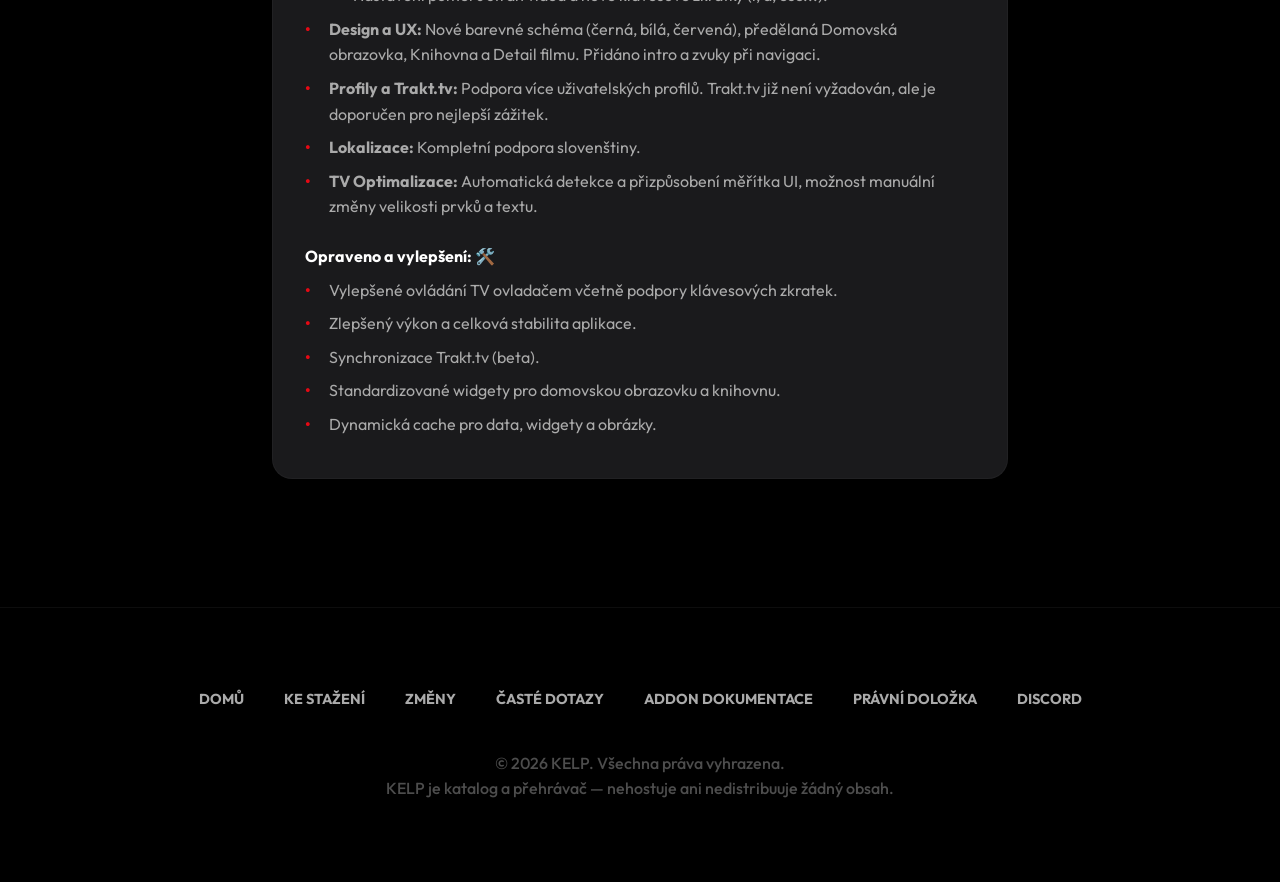
<file: download.html>
<!DOCTYPE html>
<html lang="cs">
<head>
    <meta charset="UTF-8">
    <meta name="viewport" content="width=device-width, initial-scale=1.0">
    <title>Stáhnout | KELP</title>
    <link rel="stylesheet" href="style.css">
    <link rel="stylesheet" href="https://cdnjs.cloudflare.com/ajax/libs/font-awesome/6.4.0/css/all.min.css">
    <link rel="icon" type="image/png" href="assets/logo.png">
    <style>
        .download-container {
            max-width: 1000px;
            margin: 10rem auto 4rem;
            text-align: center;
            padding: 2rem;
        }
        .download-grid {
            display: grid;
            grid-template-columns: repeat(auto-fit, minmax(280px, 1fr));
            gap: 2rem;
            margin-top: 4rem;
        }
        .download-card {
            background: var(--surface-variant);
            padding: 3rem 2rem;
            border-radius: var(--border-radius);
            border: 1px solid rgba(255, 255, 255, 0.05);
            transition: all 0.3s ease;
            cursor: pointer;
            text-decoration: none;
            color: inherit;
            display: flex;
            flex-direction: column;
            align-items: center;
            position: relative;
        }
        .download-card:hover:not(.disabled) {
            transform: translateY(-5px);
            background: rgba(255, 255, 255, 0.05);
            border-color: var(--primary);
        }
        .download-card i {
            font-size: 3.5rem;
            color: #fff;
            margin-bottom: 1.5rem;
        }
        .download-card h3 {
            font-size: 1.5rem;
            margin-bottom: 0.5rem;
        }
        .download-card p {
            color: var(--on-surface-variant);
            font-size: 0.9rem;
        }
        .version-info {
            color: var(--on-surface-variant);
            font-weight: 600;
            margin-bottom: 1rem;
        }
        .download-card.disabled {
            opacity: 0.5;
            cursor: not-allowed;
        }
        .error-tag {
            background: var(--accent-red);
            color: white;
            padding: 2px 8px;
            border-radius: 4px;
            font-size: 0.7rem;
            margin-bottom: 1rem;
            display: none;
        }
        .beta-tag {
            background: var(--accent-red);
            color: white;
            padding: 4px 12px;
            border-radius: 20px;
            font-size: 0.75rem;
            font-weight: 800;
            margin-bottom: 1rem;
            text-transform: uppercase;
        }

        /* Changelog Section */
        .changelog-section {
            max-width: 800px;
            margin: 4rem auto 8rem;
            text-align: left;
            padding: 0 2rem;
        }
        .changelog-section h2 {
            font-size: 2.5rem;
            font-weight: 900;
            margin-bottom: 2rem;
            text-align: center;
        }
        .changelog-item {
            background: var(--surface-variant);
            padding: 2rem;
            border-radius: 20px;
            margin-bottom: 1.5rem;
            border: 1px solid rgba(255, 255, 255, 0.03);
        }
        .changelog-header {
            display: flex;
            justify-content: space-between;
            align-items: center;
            margin-bottom: 1rem;
        }
        .changelog-version {
            font-weight: 900;
            font-size: 1.2rem;
        }
        .changelog-date {
            color: var(--on-surface-variant);
            font-size: 0.9rem;
        }
        .changelog-list {
            list-style: none;
        }
        .changelog-list li {
            position: relative;
            padding-left: 1.5rem;
            margin-bottom: 0.5rem;
            color: var(--on-surface-variant);
        }
        .changelog-list li::before {
            content: "•";
            color: var(--accent-red);
            font-weight: bold;
            position: absolute;
            left: 0;
        }

        .beta-info {
            background: rgba(229, 9, 20, 0.1);
            border: 1px solid rgba(229, 9, 20, 0.3);
            padding: 1.5rem;
            border-radius: 20px;
            margin-top: 2rem;
            text-align: left;
        }
        .beta-info h4 {
            color: #fff;
            margin-bottom: 0.5rem;
            display: flex;
            align-items: center;
            gap: 10px;
        }
        .beta-info p {
            font-size: 0.95rem;
            color: var(--on-surface-variant);
        }
        .beta-info a {
            color: #fff;
            font-weight: bold;
        }
    </style>
</head>
<body>

    <header>
        <a href="index.html" class="logo-container">
            <img src="assets/logo.png" alt="KELP Logo">
            <span>KELP</span>
        </a>
        <nav>
            <ul>
                <li><a href="index.html#features">Funkce</a></li>
                <li><a href="#changelog">Změny</a></li>
                <li><a href="faq.html">FAQ</a></li>
                <li><a href="addon-docs.html">Addon Docs</a></li>
            </ul>
        </nav>
        <a href="download.html" class="btn-download">Stáhnout</a>
    </header>

    <main class="download-container">
        <h1>Stáhnout KELP</h1>
        <p>Vyberte si verzi pro svůj operační systém.</p>

        <div class="download-grid">
            <a href="releases/latest/linux.zip" class="download-card" id="btn-linux">
                <i class="fab fa-linux"></i>
                <h3>Linux</h3>
                <span class="version-info" id="ver-linux">Načítám...</span>
                <span class="error-tag" id="err-linux">Dočasně nedostupné</span>
                <p>Spustitelný binární soubor</p>
            </a>
            
            <a href="https://play.google.com/store/apps/details?id=page.kelp" class="download-card" id="btn-android" target="_blank">
                <span class="beta-tag">Uzavřená Beta</span>
                <i class="fab fa-android"></i>
                <h3>Android / AndroidTV</h3>
                <span class="version-info" id="ver-android">Načítám...</span>
                <span class="error-tag" id="err-android">Dočasně nedostupné</span>
                <p>Instalujte přímo z Google Play</p>
                <img src="assets/google-play-badge.png" alt="Get it on Google Play" style="height: 60px; margin-top: 1rem; border-radius: 8px;">
            </a>

            <a href="releases/latest/windows.zip" class="download-card" id="btn-windows">
                <i class="fab fa-windows"></i>
                <h3>Windows</h3>
                <span class="version-info" id="ver-windows">Načítám...</span>
                <span class="error-tag" id="err-windows">Dočasně nedostupné</span>
                <p>Spustitelný EXE soubor (x64)</p>
            </a>
        </div>

        <div class="beta-info">
            <h4><i class="fas fa-info-circle"></i> Přístup k uzavřené betě</h4>
            <p>
                Pro získání přístupu k verzi na Google Play mi prosím napište e-mail na 
                <a href="mailto:mail@lukymas.eu.org">mail@lukymas.eu.org</a> a uveďte váš <strong>Gmail účet</strong>, který používáte pro přihlášení do Google Play. 
                Případně mě můžete kontaktovat napřímo na našem <strong>Discordu</strong>.
            </p>
        </div>

        <div style="margin-top: 4rem;">
            <a href="archive.html" style="color: var(--on-surface-variant); text-decoration: underline;">Archiv starších verzí</a>
        </div>
    </main>

    <section class="changelog-section" id="changelog">
        <h2>Co je nového</h2>
        
        <div class="changelog-item">
            <div class="changelog-header">
                <span class="changelog-version">v5-openbeta</span>
                <span class="changelog-date">5. dubna 2026</span>
            </div>
            <div style="margin-bottom: 1.5rem;">
                <h4 style="color: #fff; margin-bottom: 0.5rem;">Novinky v této verzi: ✨</h4>
                <ul class="changelog-list">
                    <li><strong>Systém doplňků:</strong> Aplikace nyní sama o sobě neobsahuje žádné vzdálené úložiště. Uživatel může nastavit lokální úložiště nebo použít doplňky z internetu. Dokumentaci najdete na <a href="https://kelp.page/addon-docs" style="color: var(--accent-red)">webu</a>.</li>
                    <li><strong>Nový přehrávač:</strong> Přehrávač je nyní pokročilejší a jednodušší na ovládání.
                        <ul>
                            <li>Výběr mezi MPV a ExoPlayer jádrem na Androidu.</li>
                            <li>Funkce "Přeskočit intro" založená na kapitolách v MKV.</li>
                            <li>Přidán Automatic Frame Rate (AFR).</li>
                            <li>Funkce "Přehrát další epizodu" (detekce přes kapitoly).</li>
                            <li>Nastavení poměru stran videa a nové klávesové zkratky (i, a, esc...).</li>
                        </ul>
                    </li>
                    <li><strong>Design a UX:</strong> Nové barevné schéma (černá, bílá, červená), předělaná Domovská obrazovka, Knihovna a Detail filmu. Přidáno intro a zvuky při navigaci.</li>
                    <li><strong>Profily a Trakt.tv:</strong> Podpora více uživatelských profilů. Trakt.tv již není vyžadován, ale je doporučen pro nejlepší zážitek.</li>
                    <li><strong>Lokalizace:</strong> Kompletní podpora slovenštiny.</li>
                    <li><strong>TV Optimalizace:</strong> Automatická detekce a přizpůsobení měřítka UI, možnost manuální změny velikosti prvků a textu.</li>
                </ul>
            </div>

            <div>
                <h4 style="color: #fff; margin-bottom: 0.5rem;">Opraveno a vylepšení: 🛠️</h4>
                <ul class="changelog-list">
                    <li>Vylepšené ovládání TV ovladačem včetně podpory klávesových zkratek.</li>
                    <li>Zlepšený výkon a celková stabilita aplikace.</li>
                    <li>Synchronizace Trakt.tv (beta).</li>
                    <li>Standardizované widgety pro domovskou obrazovku a knihovnu.</li>
                    <li>Dynamická cache pro data, widgety a obrázky.</li>
                </ul>
            </div>
        </div>
    </section>

    <script>
        async function checkAvailability() {
            try {
                const response = await fetch(`releases/latest/version.json?t=${Date.now()}`, { cache: 'no-store' });
                if (!response.ok) return;
                const data = await response.json();
                
                const versionText = data.version ? `Verze ${data.version}` : "Nejnovější verze";
                ['linux', 'windows', 'android'].forEach(id => {
                    const el = document.getElementById(`ver-${id}`);
                    if (el) el.innerText = versionText;
                });

                if (data.platforms) {
                    const check = (id, key) => {
                        const isOk = data.platforms[key];
                        if (isOk === false) {
                            const btn = document.getElementById(`btn-${id}`);
                            if (btn) {
                                btn.classList.add('disabled');
                                if (btn.tagName === 'A') btn.href = 'javascript:void(0)';
                            }
                            const errEl = document.getElementById(`err-${id}`);
                            if (errEl) errEl.style.display = 'inline-block';
                            const verEl = document.getElementById(`ver-${id}`);
                            if (verEl) verEl.style.display = 'none';
                        }
                    };
                    check('linux', 'linux');
                    check('windows', 'windows');
                    check('android', 'android');
                }
            } catch (e) {
                console.error("Chyba při kontrole verzí:", e);
            }
        }
        checkAvailability();
    </script>

    <footer>
        <div class="footer-links">
            <a href="index.html">Domů</a>
            <a href="download.html">Ke stažení</a>
            <a href="#changelog">Změny</a>
            <a href="faq.html">Časté dotazy</a>
            <a href="addon-docs.html">Addon Dokumentace</a>
            <a href="disclaimer.html">Právní doložka</a>
            <a href="https://discord.com/invite/N7xasCqzh6" target="_blank">Discord</a>
        </div>
        <div class="copyright">
            &copy; 2026 KELP. Všechna práva vyhrazena. <br>
            KELP je katalog a přehrávač — nehostuje ani nedistribuuje žádný obsah.
        </div>
    </footer>

</body>
</html>
</file>
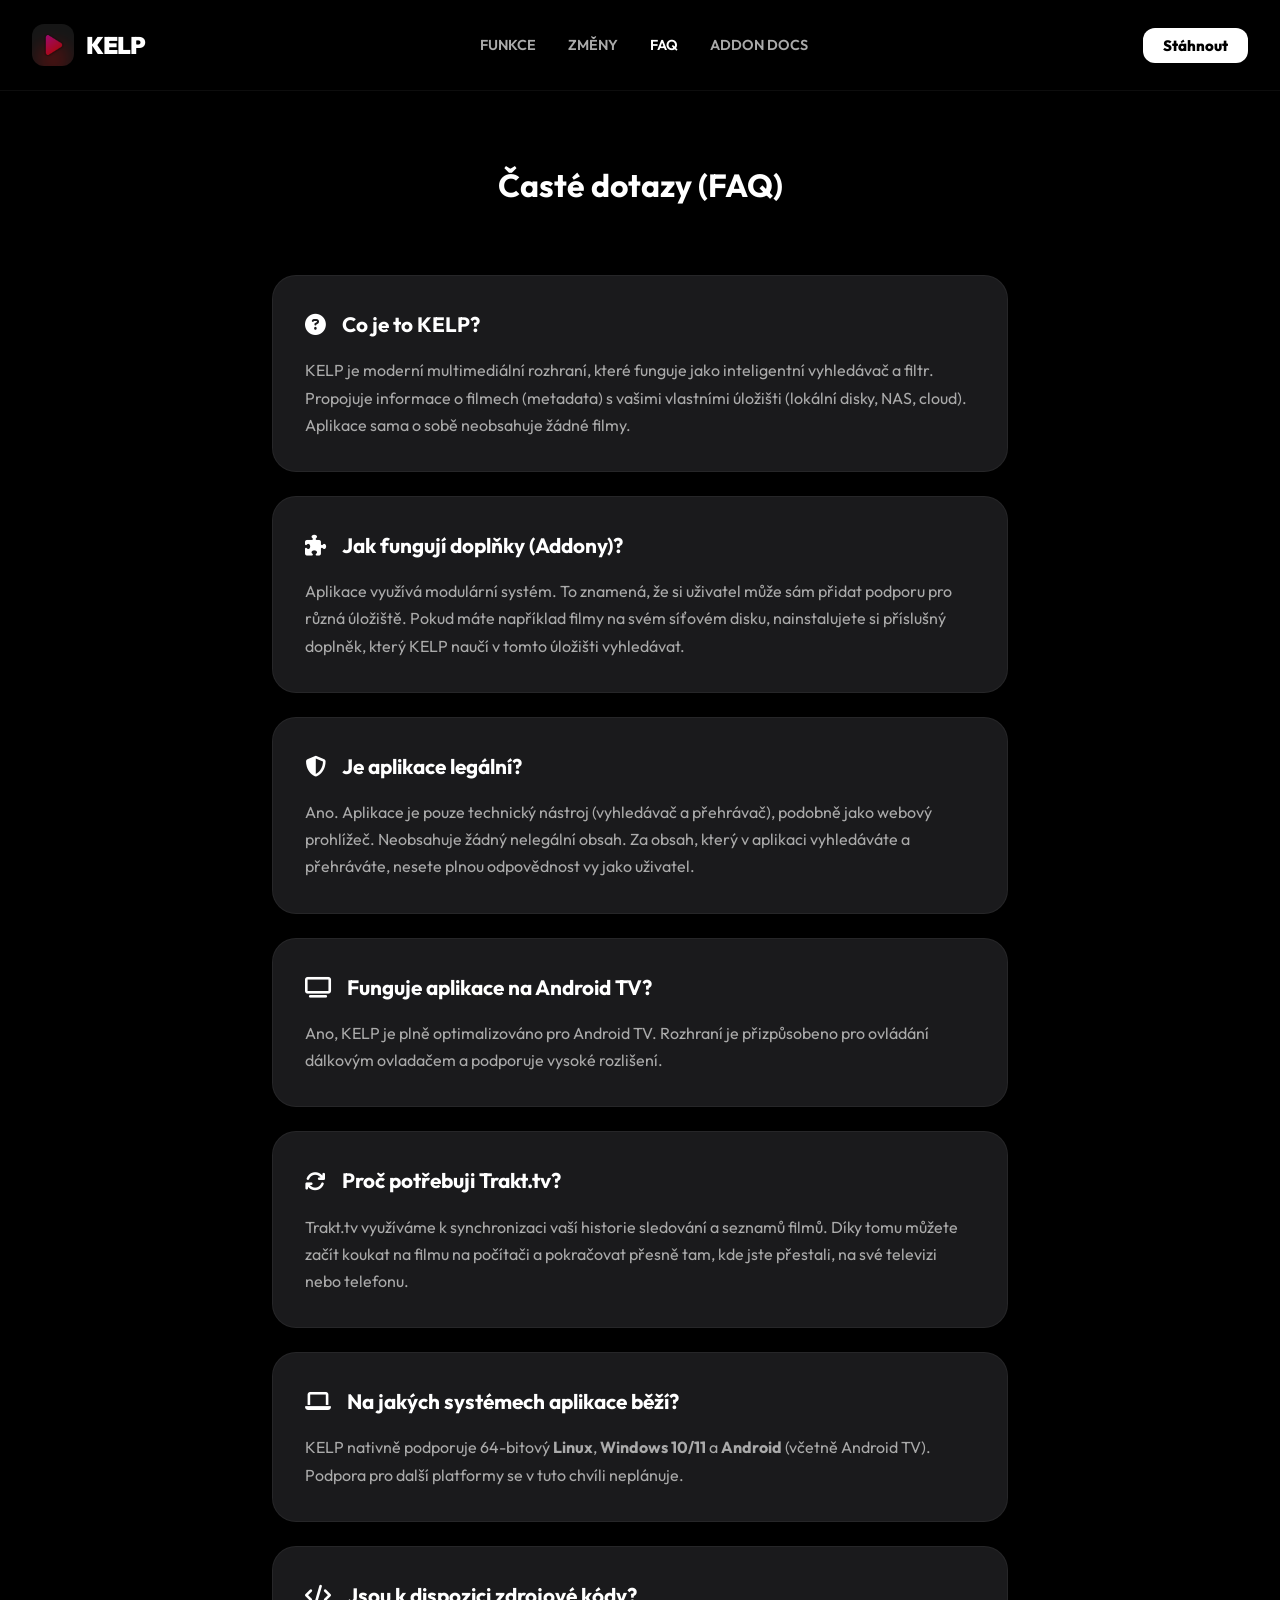
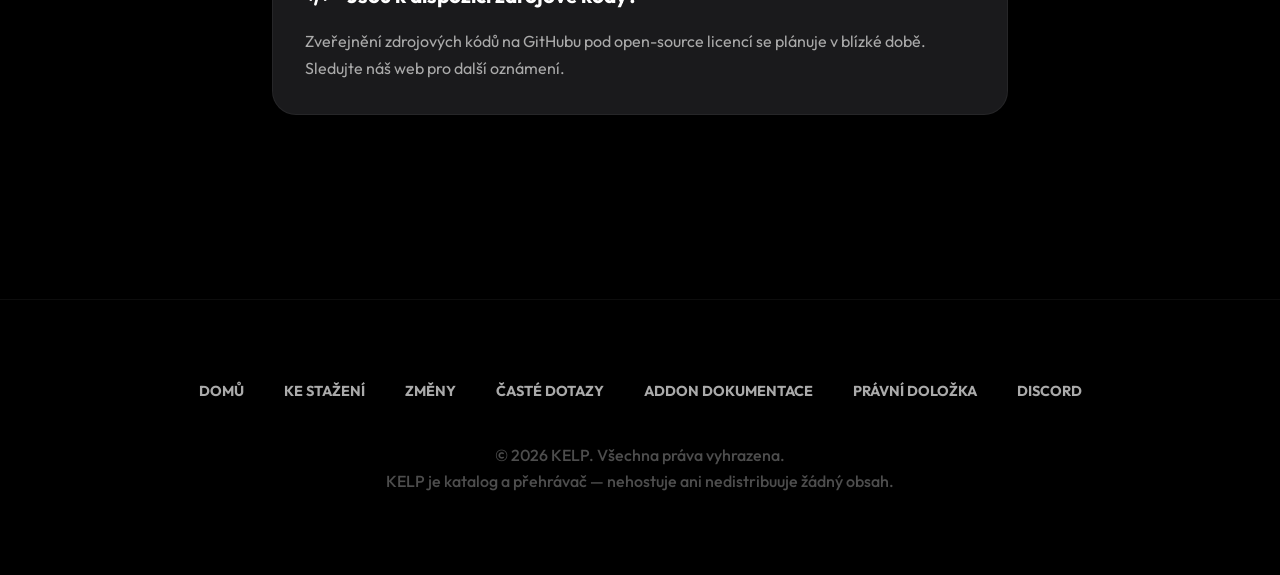
<file: faq.html>
<!DOCTYPE html>
<html lang="cs">
<head>
    <meta charset="UTF-8">
    <meta name="viewport" content="width=device-width, initial-scale=1.0">
    <title>Časté dotazy | KELP</title>
    <link rel="stylesheet" href="style.css">
    <link rel="stylesheet" href="https://cdnjs.cloudflare.com/ajax/libs/font-awesome/6.4.0/css/all.min.css">
    <link rel="icon" type="image/png" href="assets/logo.png">
    <style>
        .faq-container {
            max-width: 800px;
            margin: 8rem auto;
            padding: 2rem;
        }
        .faq-item {
            background: var(--surface-variant);
            border-radius: var(--border-radius);
            margin-bottom: 1.5rem;
            padding: 2rem;
            border: 1px solid rgba(255, 255, 255, 0.05);
        }
        .faq-item h3 {
            color: var(--primary);
            margin-bottom: 1rem;
            font-size: 1.3rem;
            display: flex;
            align-items: center;
            gap: 1rem;
        }
        .faq-item p {
            color: var(--on-surface-variant);
            line-height: 1.7;
        }
    </style>
</head>
<body>

    <header>
        <a href="index.html" class="logo-container">
            <img src="assets/logo.png" alt="KELP Logo">
            <span>KELP</span>
        </a>
        <nav>
            <ul>
                <li><a href="index.html#features">Funkce</a></li>
                <li><a href="download.html#changelog">Změny</a></li>
                <li><a href="faq.html" style="color: var(--primary)">FAQ</a></li>
                <li><a href="addon-docs.html">Addon Docs</a></li>
            </ul>
        </nav>
        <a href="download.html" class="btn-download">Stáhnout</a>
    </header>

    <main class="faq-container">
        <h1 style="text-align: center; margin-bottom: 4rem;">Časté dotazy (FAQ)</h1>

        <div class="faq-item">
            <h3><i class="fas fa-question-circle"></i> Co je to KELP?</h3>
            <p>KELP je moderní multimediální rozhraní, které funguje jako inteligentní vyhledávač a filtr. Propojuje informace o filmech (metadata) s vašimi vlastními úložišti (lokální disky, NAS, cloud). Aplikace sama o sobě neobsahuje žádné filmy.</p>
        </div>

        <div class="faq-item">
            <h3><i class="fas fa-puzzle-piece"></i> Jak fungují doplňky (Addony)?</h3>
            <p>Aplikace využívá modulární systém. To znamená, že si uživatel může sám přidat podporu pro různá úložiště. Pokud máte například filmy na svém síťovém disku, nainstalujete si příslušný doplněk, který KELP naučí v tomto úložišti vyhledávat.</p>
        </div>

        <div class="faq-item">
            <h3><i class="fas fa-shield-alt"></i> Je aplikace legální?</h3>
            <p>Ano. Aplikace je pouze technický nástroj (vyhledávač a přehrávač), podobně jako webový prohlížeč. Neobsahuje žádný nelegální obsah. Za obsah, který v aplikaci vyhledáváte a přehráváte, nesete plnou odpovědnost vy jako uživatel.</p>
        </div>

        <div class="faq-item">
            <h3><i class="fas fa-tv"></i> Funguje aplikace na Android TV?</h3>
            <p>Ano, KELP je plně optimalizováno pro Android TV. Rozhraní je přizpůsobeno pro ovládání dálkovým ovladačem a podporuje vysoké rozlišení.</p>
        </div>

        <div class="faq-item">
            <h3><i class="fas fa-sync"></i> Proč potřebuji Trakt.tv?</h3>
            <p>Trakt.tv využíváme k synchronizaci vaší historie sledování a seznamů filmů. Díky tomu můžete začít koukat na filmu na počítači a pokračovat přesně tam, kde jste přestali, na své televizi nebo telefonu.</p>
        </div>

        <div class="faq-item">
            <h3><i class="fas fa-laptop"></i> Na jakých systémech aplikace běží?</h3>
            <p>KELP nativně podporuje 64-bitový <strong>Linux</strong>, <strong>Windows 10/11</strong> a <strong>Android</strong> (včetně Android TV). Podpora pro další platformy se v tuto chvíli neplánuje.</p>
        </div>

        <div class="faq-item">
            <h3><i class="fas fa-code"></i> Jsou k dispozici zdrojové kódy?</h3>
            <p>Zveřejnění zdrojových kódů na GitHubu pod open-source licencí se plánuje v blízké době. Sledujte náš web pro další oznámení.</p>
        </div>
    </main>

    <footer>
        <div class="footer-links">
            <a href="index.html">Domů</a>
            <a href="download.html">Ke stažení</a>
            <a href="download.html#changelog">Změny</a>
            <a href="faq.html">Časté dotazy</a>
            <a href="addon-docs.html">Addon Dokumentace</a>
            <a href="disclaimer.html">Právní doložka</a>
            <a href="https://discord.com/invite/N7xasCqzh6" target="_blank">Discord</a>
        </div>
        <div class="copyright">
            &copy; 2026 KELP. Všechna práva vyhrazena. <br>
            KELP je katalog a přehrávač — nehostuje ani nedistribuuje žádný obsah.
        </div>
    </footer>

</body>
</html>
</file>
<file: style.css>
@import url('https://fonts.googleapis.com/css2?family=Outfit:wght@400;500;600;700;800;900&display=swap');

:root {
    --primary: #ffffff; /* Bílá je primární */
    --accent-red: #E50914; /* Červená jen jako doplněk */
    --on-primary: #000000;
    --surface: #000000;
    --surface-variant: #1A1A1C;
    --on-surface: #ffffff;
    --on-surface-variant: #AAAAAA;
    --background: #000000;
    --border-radius: 24px;
    --font-family: 'Outfit', sans-serif;
}

* {
    margin: 0;
    padding: 0;
    box-sizing: border-box;
}

body {
    font-family: var(--font-family);
    background-color: var(--background);
    color: var(--on-surface);
    line-height: 1.6;
    overflow-x: hidden;
}

/* Header */
header {
    padding: 1.5rem 2rem;
    display: flex;
    justify-content: space-between;
    align-items: center;
    position: fixed;
    top: 0;
    left: 0;
    right: 0;
    background: #000000;
    backdrop-filter: blur(20px);
    z-index: 1000;
    border-bottom: 1px solid rgba(255, 255, 255, 0.05);
}

.logo-container {
    display: flex;
    align-items: center;
    gap: 0.75rem;
    text-decoration: none;
    color: #fff;
}

.logo-container img {
    width: 42px;
    height: 42px;
    border-radius: 12px;
}

.logo-container span {
    font-weight: 900;
    font-size: 1.5rem;
    letter-spacing: -1px;
    text-transform: uppercase;
}

nav ul {
    display: flex;
    gap: 2rem;
    list-style: none;
}

nav a {
    text-decoration: none;
    color: var(--on-surface-variant);
    font-weight: 600;
    font-size: 0.9rem;
    text-transform: uppercase;
    transition: color 0.2s;
}

nav a:hover {
    color: #fff;
}

.btn-download {
    display: inline-flex;
    align-items: center;
    justify-content: center;
    background-color: #fff;
    color: #000000;
    padding: 10px 20px;
    border-radius: 12px;
    font-weight: 800;
    text-decoration: none;
    font-size: 15px;
    line-height: 1;
    transition: all 0.2s cubic-bezier(0.165, 0.84, 0.44, 1);
}

.btn-download:hover {
    transform: translateY(-2px);
    box-shadow: 0 8px 24px rgba(255, 255, 255, 0.15);
}

/* Hero */
.hero {
    padding: 12rem 2rem 6rem;
    text-align: center;
    background: radial-gradient(circle at top center, rgba(255, 255, 255, 0.05) 0%, rgba(0, 0, 0, 0) 70%);
}

.hero h1 {
    font-size: 4.5rem;
    font-weight: 900;
    line-height: 1.1;
    margin-bottom: 1.5rem;
    letter-spacing: -2px;
}

.hero p {
    font-size: 1.4rem;
    color: var(--on-surface-variant);
    max-width: 800px;
    margin: 0 auto 3rem;
    font-weight: 500;
}

.hero-btns {
    display: flex;
    justify-content: center;
    align-items: center;
    gap: 1.5rem;
}

.btn-primary {
    display: inline-flex;
    align-items: center;
    justify-content: center;
    background-color: #fff;
    color: #000000;
    padding: 16px 32px;
    border-radius: 16px;
    font-weight: 800;
    text-decoration: none;
    font-size: 18px;
    line-height: 1;
    transition: all 0.2s cubic-bezier(0.165, 0.84, 0.44, 1);
}

.btn-primary:hover {
    transform: scale(1.05);
    box-shadow: 0 12px 32px rgba(255, 255, 255, 0.2);
}

.btn-secondary {
    display: inline-flex;
    align-items: center;
    justify-content: center;
    background-color: transparent;
    color: #ffffff;
    padding: 16px 32px;
    border-radius: 16px;
    font-weight: 800;
    text-decoration: none;
    font-size: 18px;
    line-height: 1;
    border: 2px solid rgba(255, 255, 255, 0.3);
    transition: all 0.2s cubic-bezier(0.165, 0.84, 0.44, 1);
}

.btn-secondary:hover {
    background-color: rgba(255, 255, 255, 0.1);
    border-color: rgba(255, 255, 255, 0.5);
    transform: scale(1.05);
}

.hero-mockup {
    margin-top: 5rem;
    width: 100%;
    max-width: 1200px;
    margin-left: auto;
    margin-right: auto;
    border-radius: 24px;
    overflow: hidden;
    border: 1px solid rgba(255, 255, 255, 0.1);
    box-shadow: 0 40px 100px rgba(0, 0, 0, 0.6);
}

.hero-mockup img {
    width: 100%;
    height: auto;
    display: block;
}

/* Features */
.features {
    padding: 8rem 2rem;
    max-width: 1200px;
    margin: 0 auto;
    background: radial-gradient(circle at bottom center, rgba(229, 9, 20, 0.05) 0%, rgba(0, 0, 0, 0) 60%);
}

.section-title {
    text-align: center;
    font-size: 3rem;
    font-weight: 900;
    margin-bottom: 4rem;
    letter-spacing: -1px;
}

.features-grid {
    display: grid;
    grid-template-columns: repeat(auto-fit, minmax(300px, 1fr));
    gap: 2rem;
}

.feature-card {
    background: var(--surface-variant);
    padding: 2.5rem;
    border-radius: 24px;
    border: 1px solid rgba(255, 255, 255, 0.03);
    transition: transform 0.3s;
}

.feature-card:hover {
    transform: translateY(-10px);
    background: #232326;
}

.feature-card i {
    font-size: 2.2rem;
    color: var(--accent-red); /* Červená jen pro ikony funkcí */
    margin-bottom: 1.5rem;
}

.feature-card h3 {
    font-size: 1.6rem;
    font-weight: 800;
    margin-bottom: 1rem;
}

.feature-card p {
    color: var(--on-surface-variant);
    font-weight: 500;
}

/* Screenshots Gallery */
.gallery {
    padding: 6rem 0;
}

.screenshot-container {
    display: flex;
    overflow-x: auto;
    gap: 2rem;
    padding: 2rem 4rem;
    scrollbar-width: none;
}

.screenshot-container::-webkit-scrollbar {
    display: none;
}

.screenshot-item {
    flex: 0 0 80%;
    max-width: 800px;
    border-radius: 16px;
    overflow: hidden;
    box-shadow: 0 20px 50px rgba(0, 0, 0, 0.5);
    border: 1px solid rgba(255, 255, 255, 0.1);
}

.screenshot-item img {
    width: 100%;
    height: auto;
    display: block;
}

/* Discord */
.discord-section {
    padding: 8rem 2rem;
    text-align: center;
}

.discord-section .section-title {
    margin-bottom: 1rem;
}

.discord-section p {
    color: var(--on-surface-variant);
    font-size: 1.2rem;
    font-weight: 500;
    margin-bottom: 3rem;
    max-width: 600px;
    margin-left: auto;
    margin-right: auto;
}

.discord-container iframe {
    border-radius: 24px;
}

/* Footer */
footer {
    padding: 5rem 2rem;
    border-top: 1px solid rgba(255, 255, 255, 0.05);
    text-align: center;
}

.footer-links {
    display: flex;
    justify-content: center;
    gap: 2.5rem;
    margin-bottom: 2.5rem;
}

.footer-links a {
    color: var(--on-surface-variant);
    text-decoration: none;
    font-weight: 700;
    font-size: 0.9rem;
    text-transform: uppercase;
}

.copyright {
    color: rgba(255, 255, 255, 0.3);
    font-weight: 500;
}

@media (max-width: 1024px) {
    .hero { padding: 10rem 2rem 5rem; }
    .hero h1 { font-size: 3.5rem; }
    .screenshot-item { width: 600px; }
}

@media (max-width: 768px) {
    header { padding: 1rem 1.5rem; }
    .logo-container span { font-size: 1.25rem; }
    nav { display: none; } /* Na mobilu skryjeme menu pro čistý vzhled, tlačítko stažení zůstane */
    
    .hero { padding: 8rem 1.5rem 4rem; }
    .hero h1 { font-size: 2.8rem; letter-spacing: -1px; }
    .hero p { font-size: 1.1rem; margin-bottom: 2rem; }
    .hero-btns { 
        flex-direction: column; 
        width: 100%; 
        max-width: 320px; 
        margin: 0 auto;
    }
    .btn-primary, .btn-secondary { width: 100%; }
    
    .section-title { font-size: 2.2rem; margin-bottom: 3rem; }
    
    .features { padding: 6rem 1.5rem; }
    .feature-card { padding: 2rem; }
    
    .gallery { padding: 4rem 0; }
    .screenshot-container { padding: 1rem 1.5rem; gap: 1rem; }
    .screenshot-item { width: 85vw; border-radius: 12px; }
    
    .discord-section { padding: 6rem 1.5rem; }
    .discord-container iframe { width: 100%; max-width: 350px; }
    
    footer { padding: 4rem 1.5rem; }
    .footer-links { 
        flex-direction: column; 
        gap: 1.5rem; 
        align-items: center; 
    }
}
</file>
